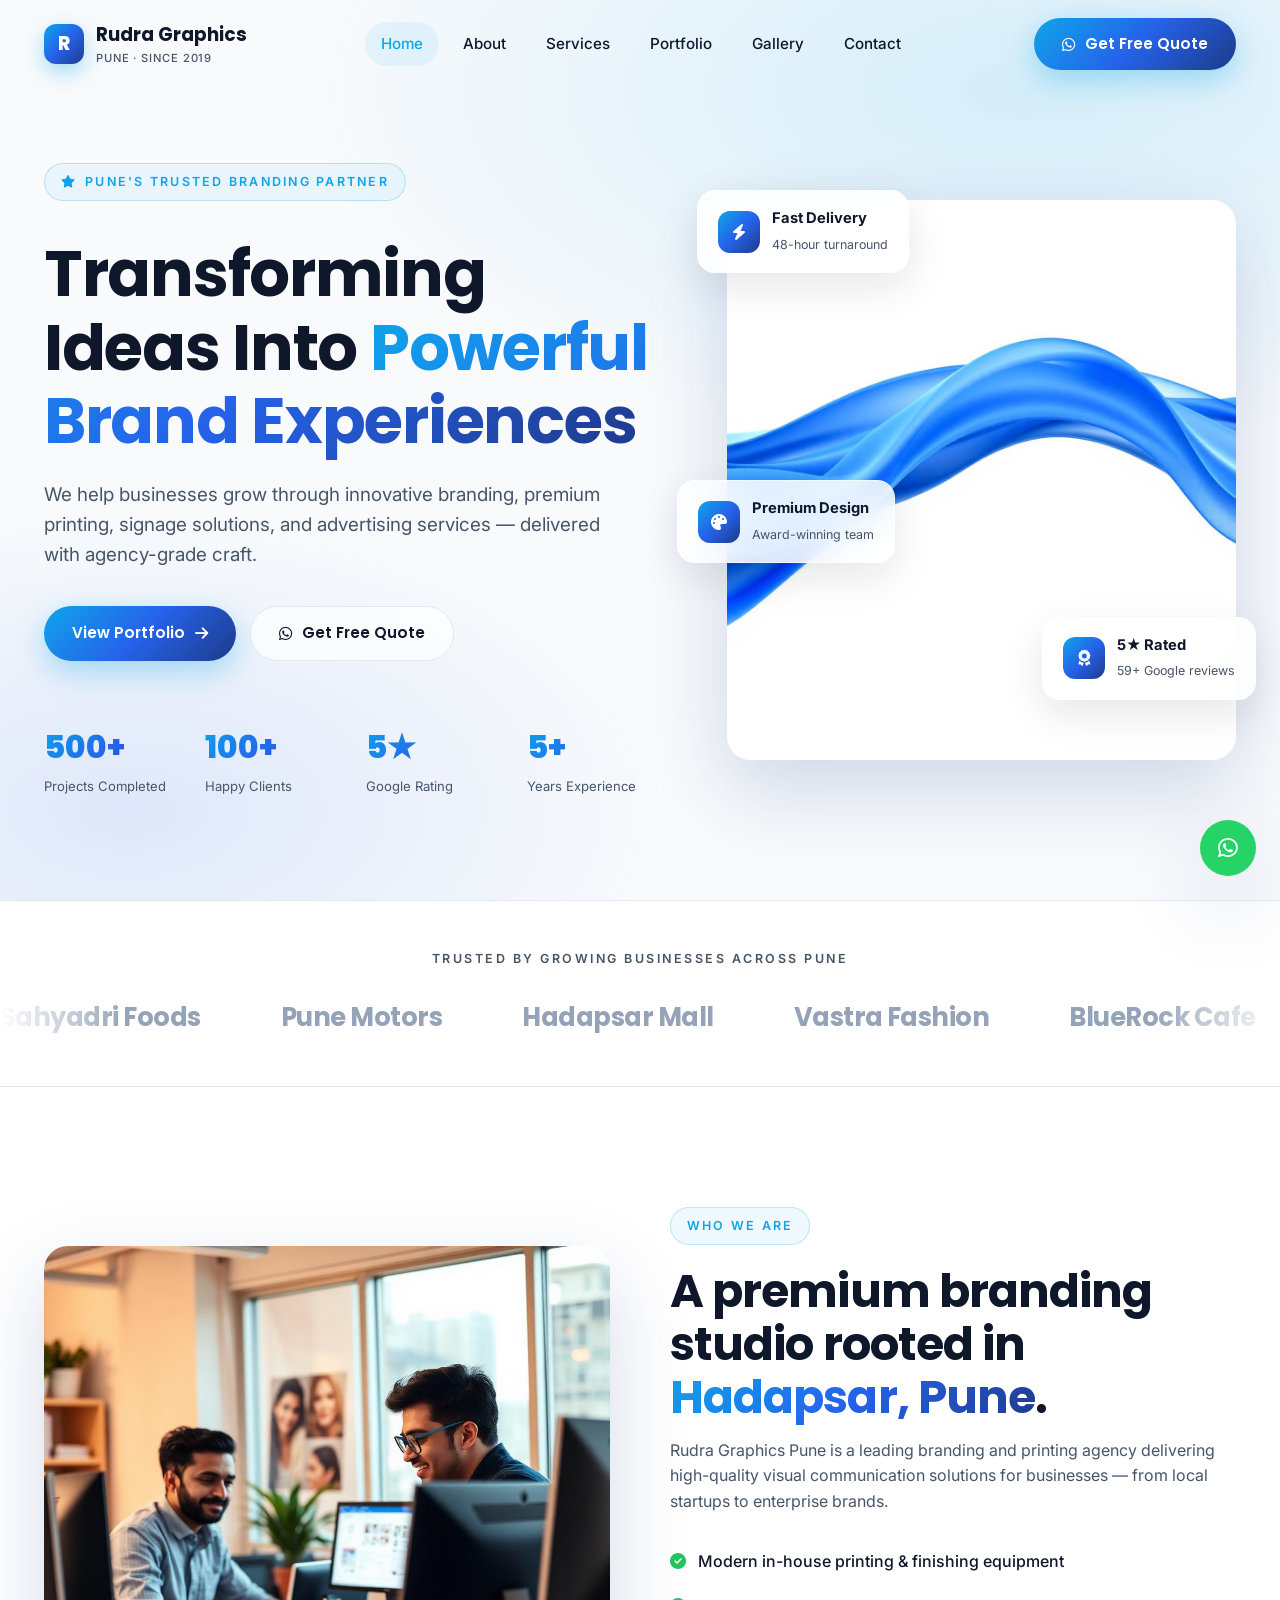
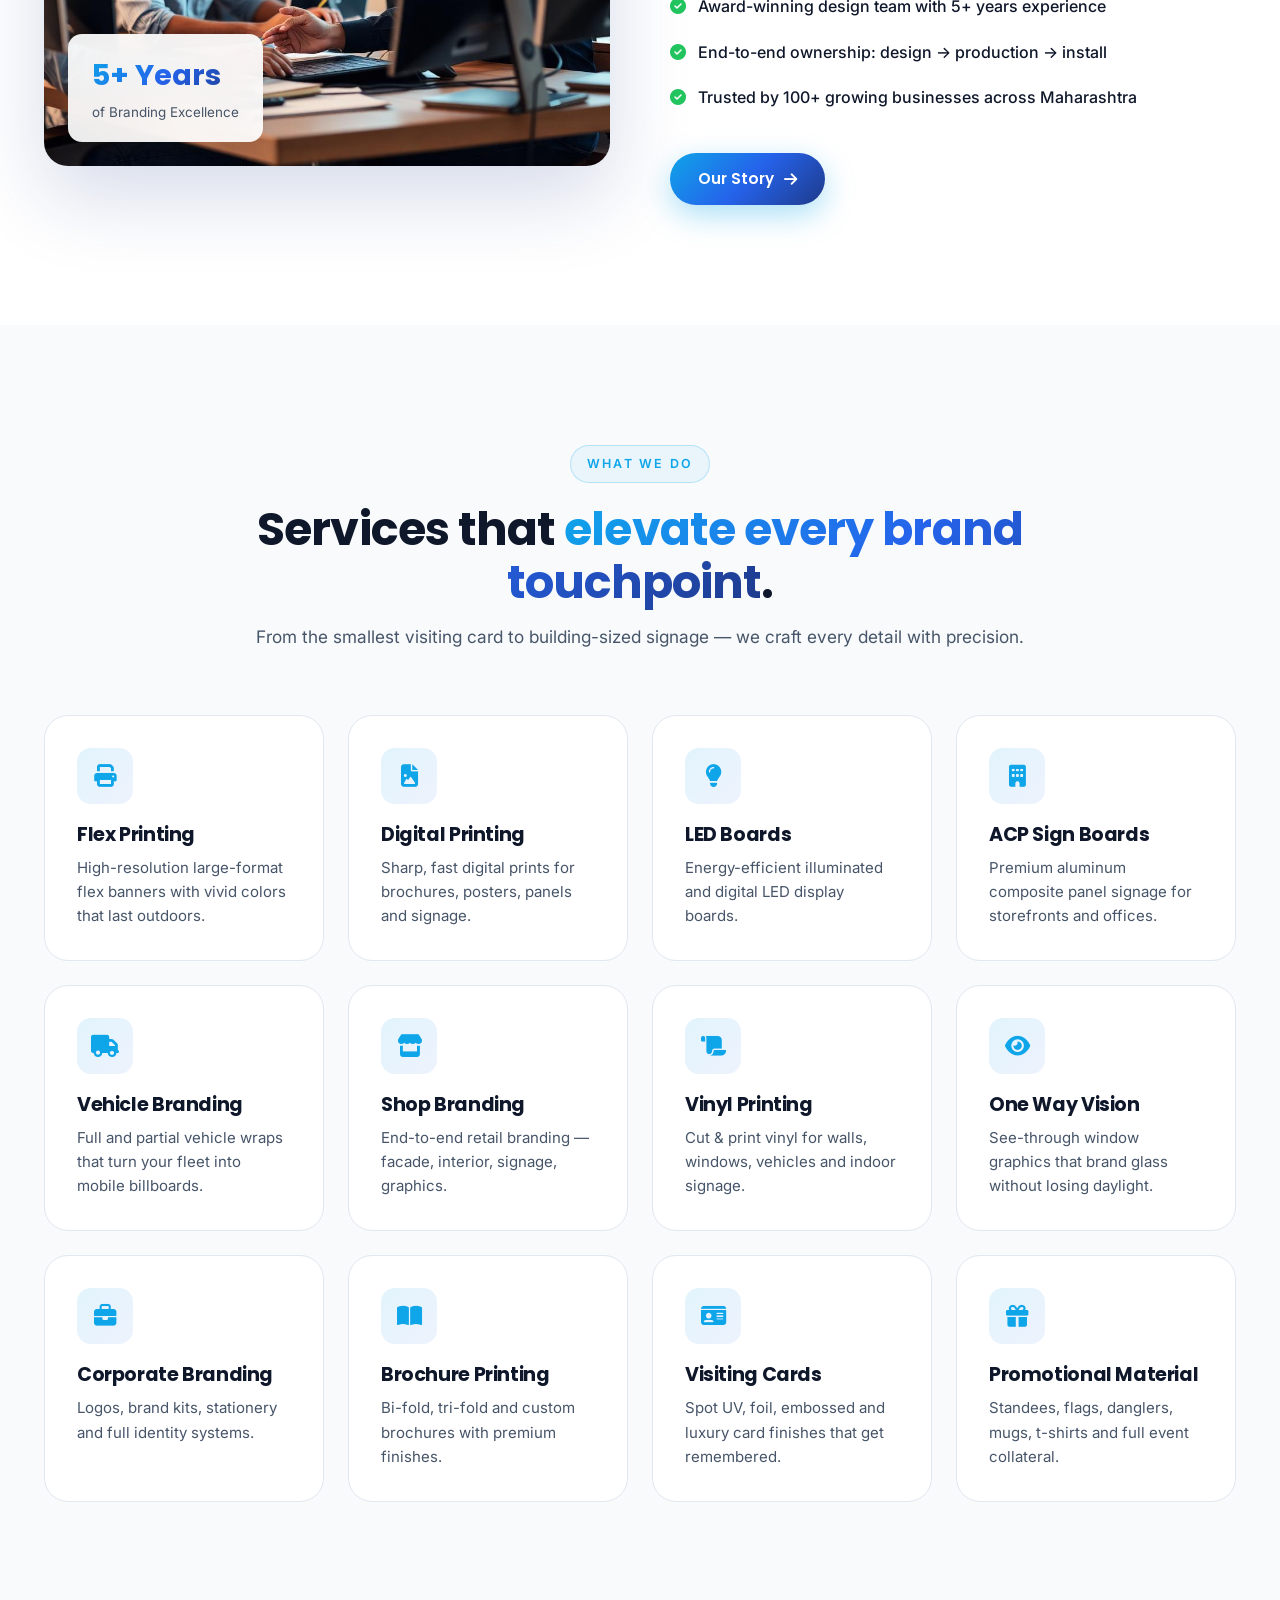
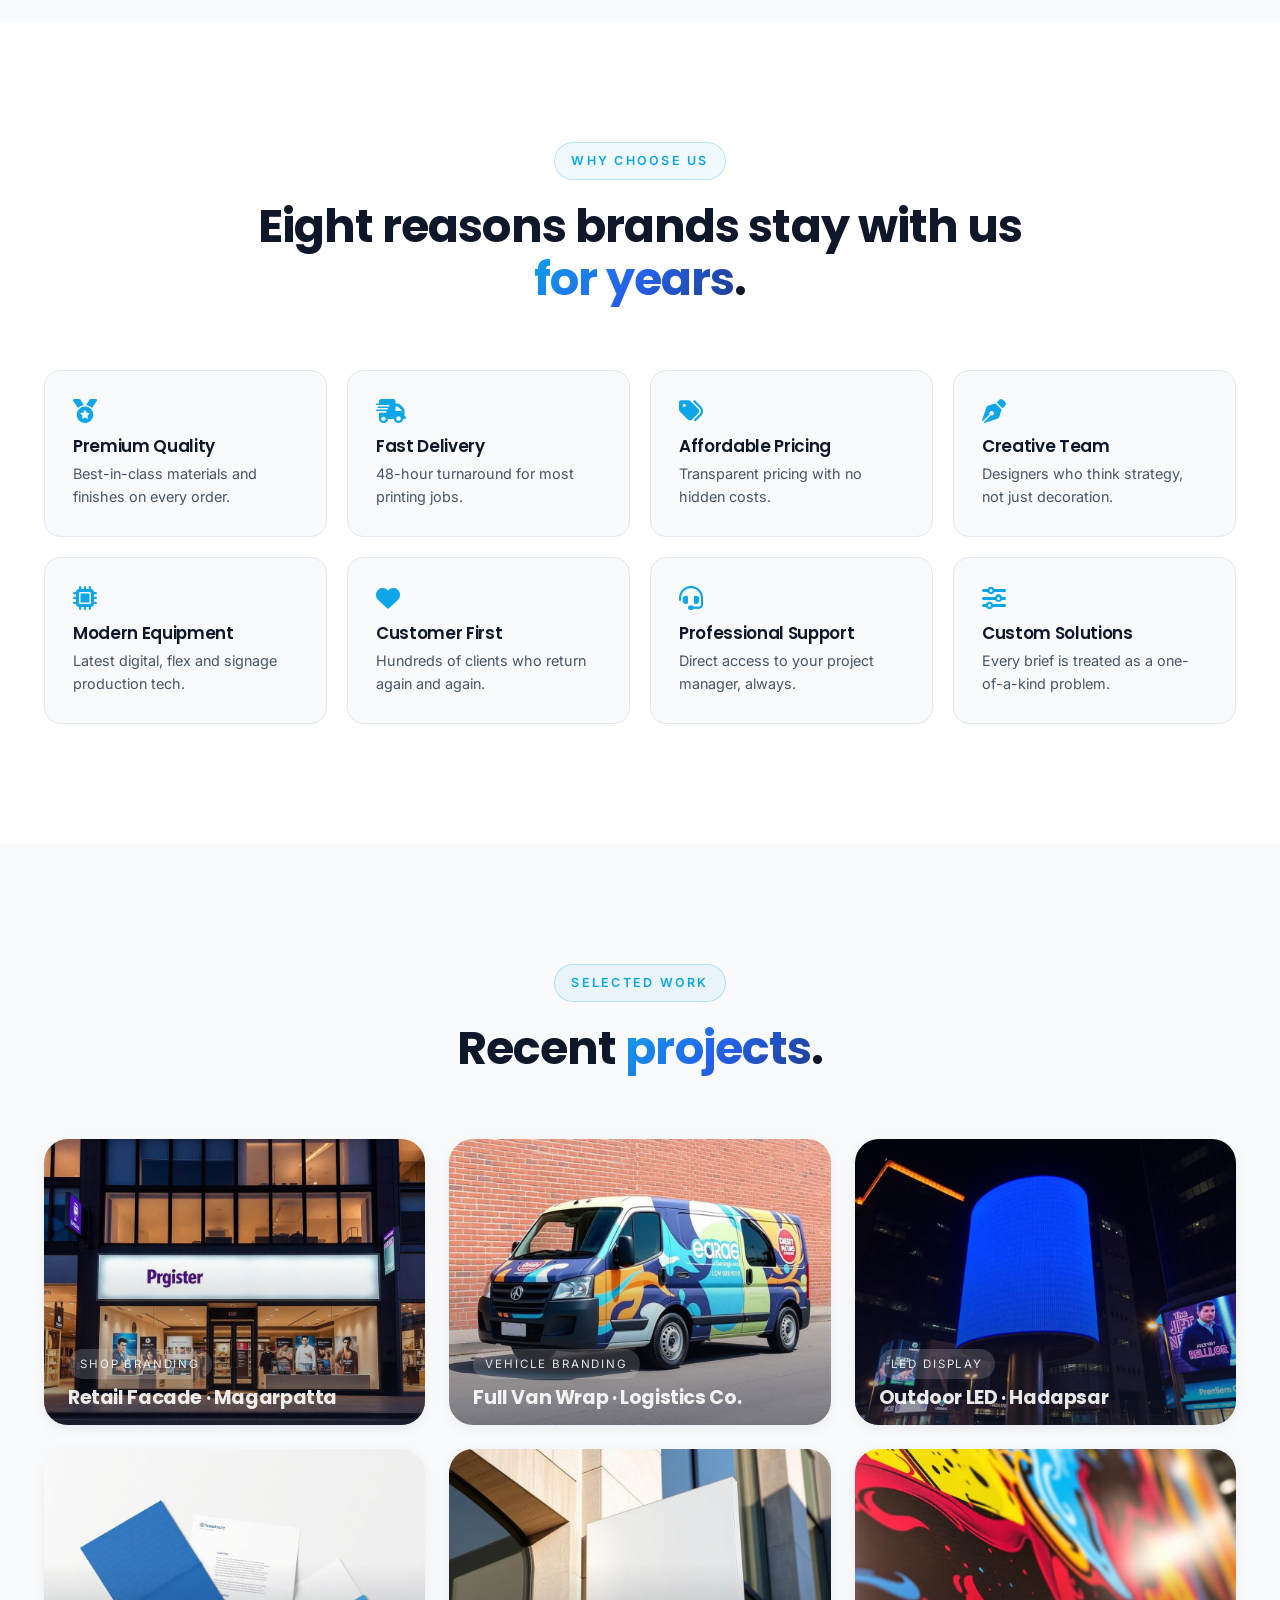
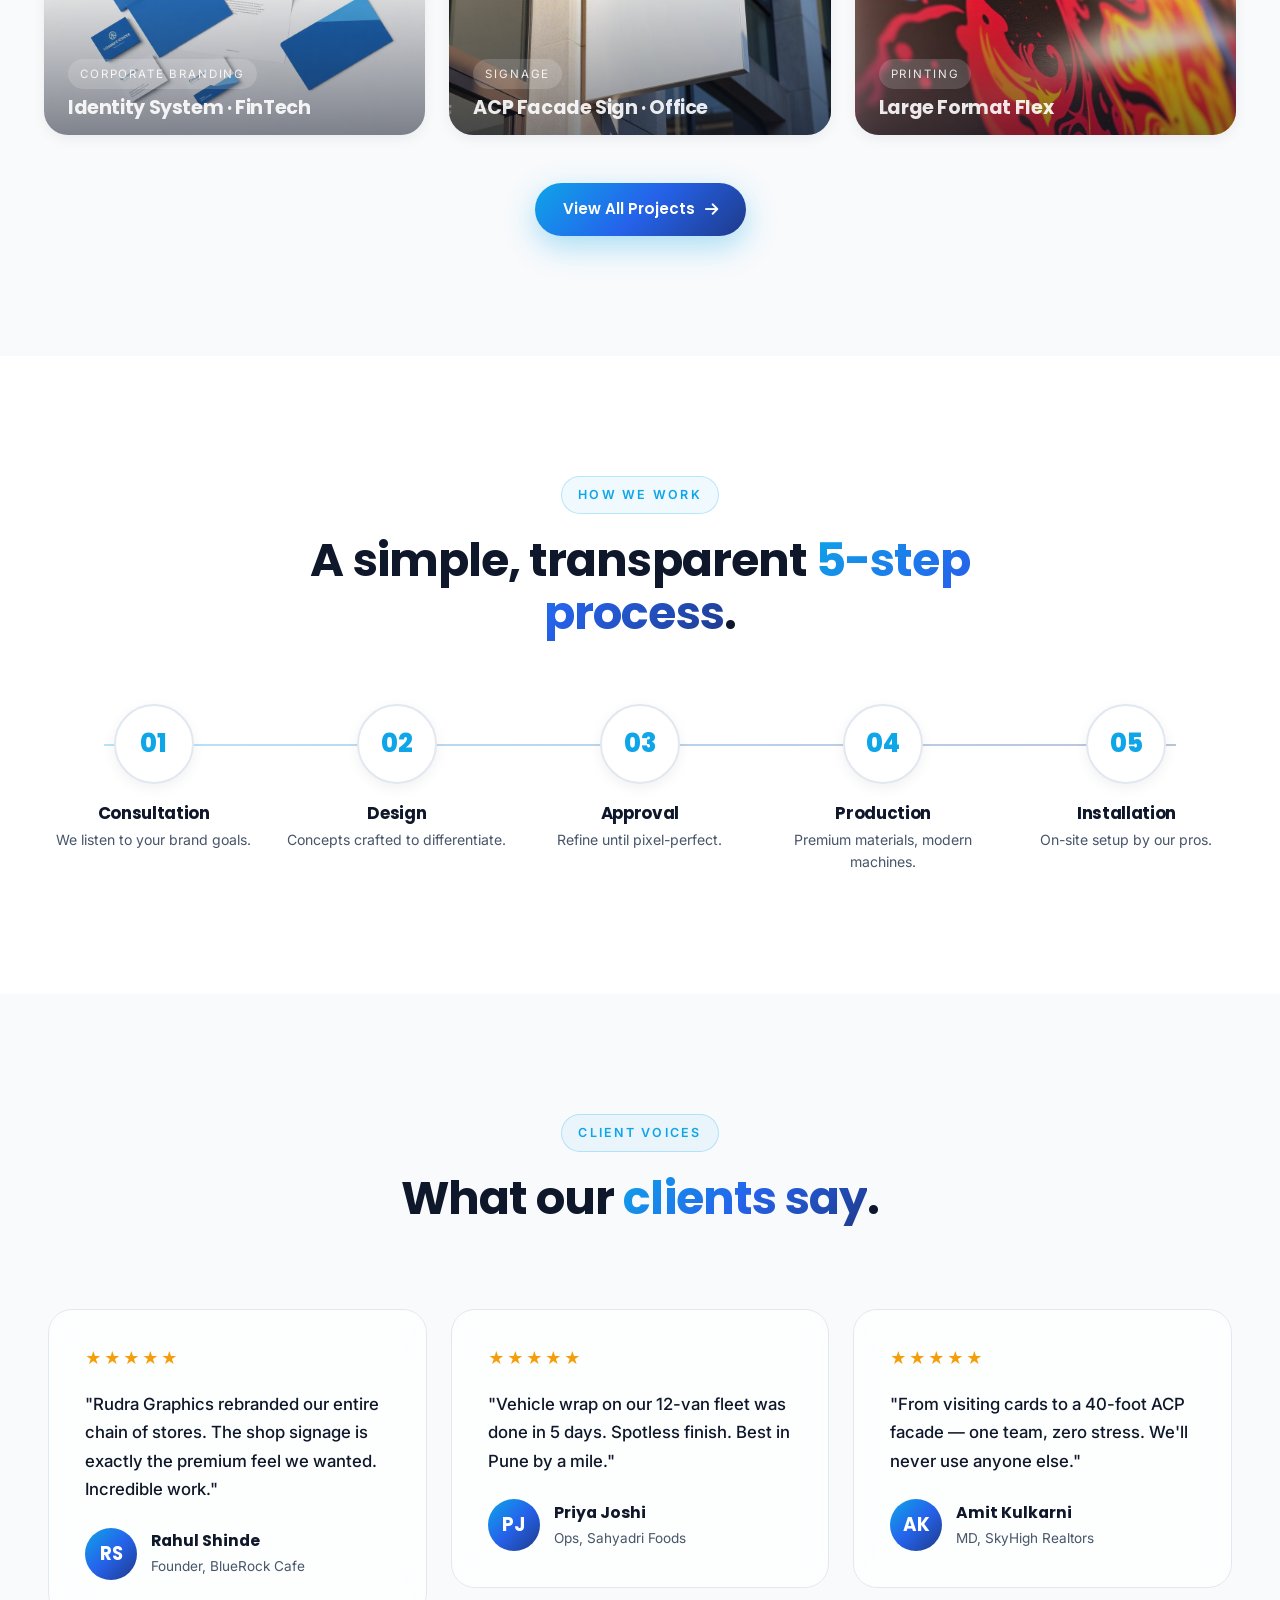
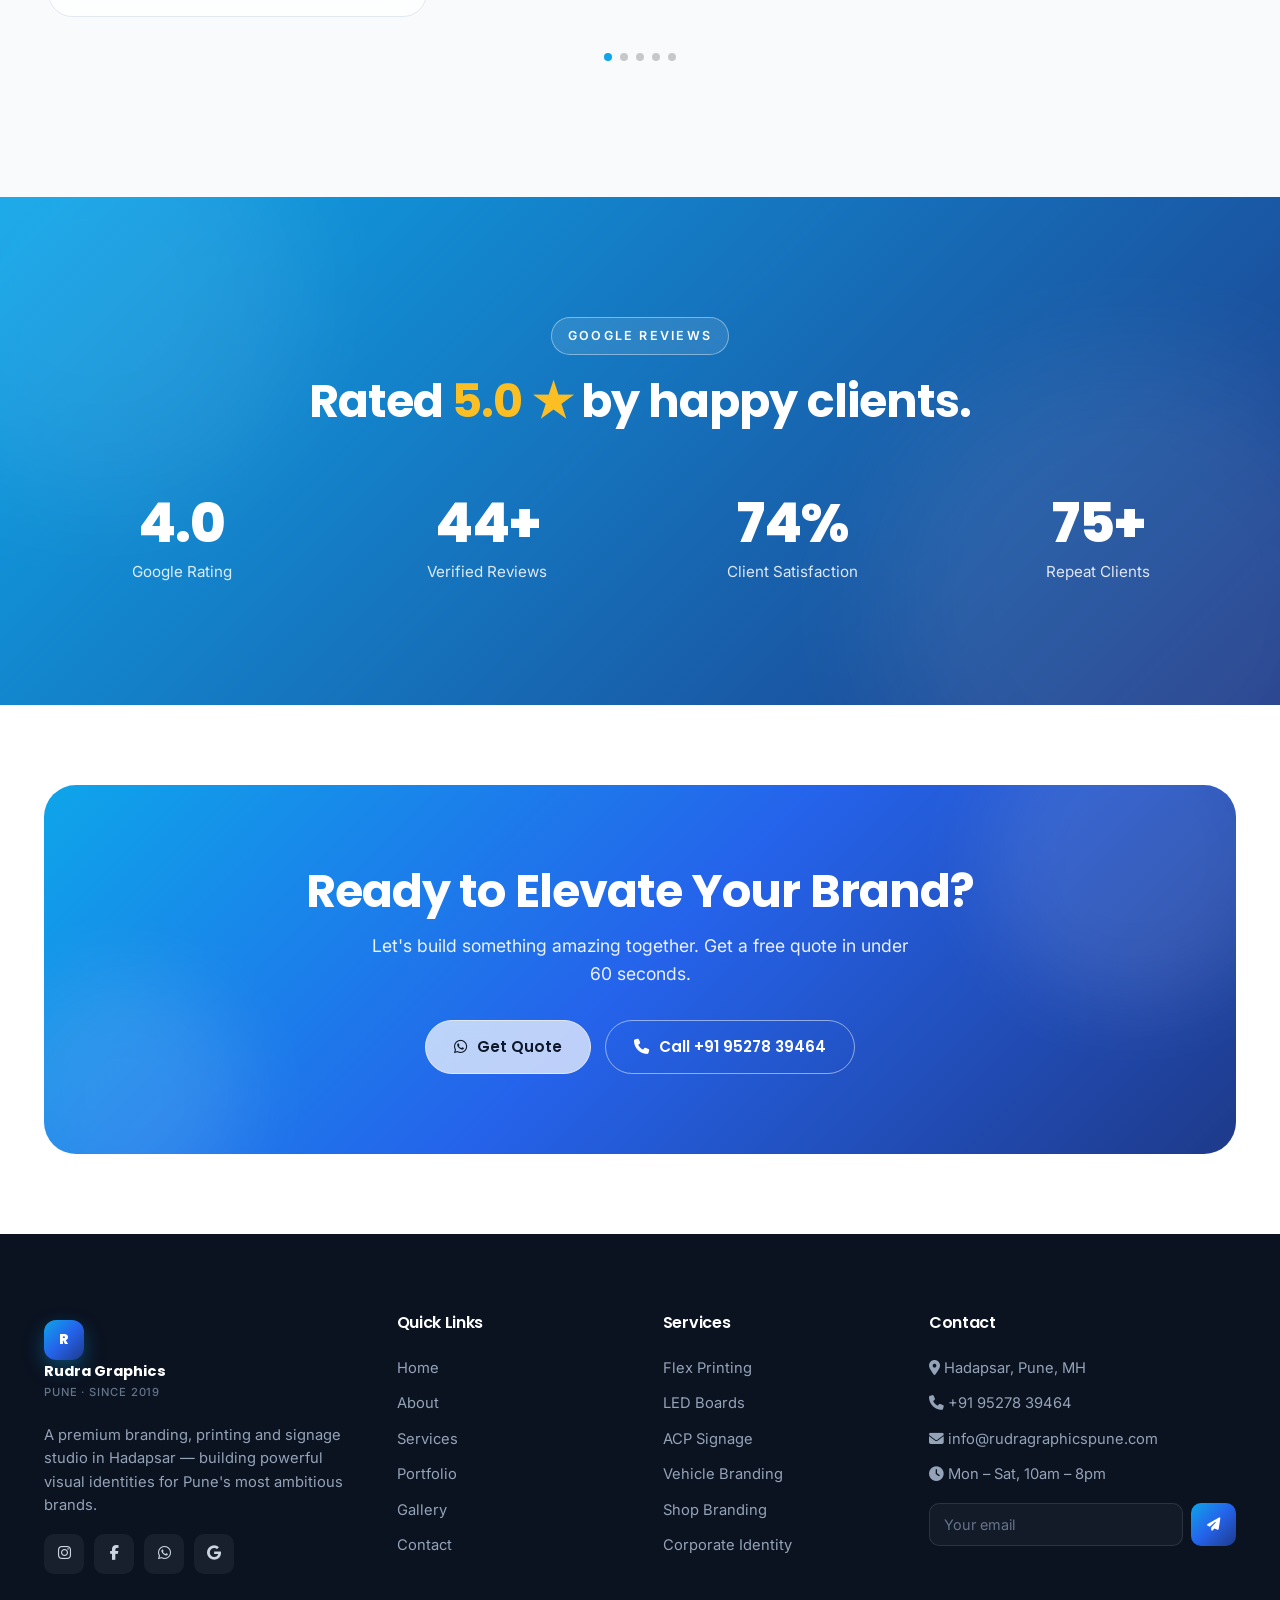
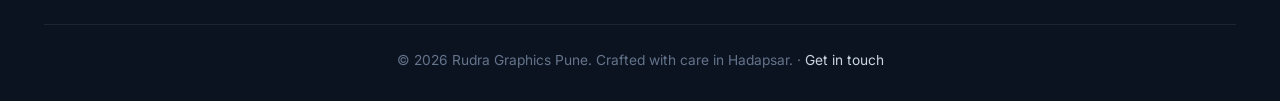
<file: public/site/index.html>
<!doctype html>
<html lang="en">
<head>
<meta charset="UTF-8" />
<meta name="viewport" content="width=device-width,initial-scale=1" />
<title>Rudra Graphics Pune | Branding, Printing & Signage Agency in Hadapsar</title>
<meta name="description" content="Rudra Graphics Pune — premium branding, flex & digital printing, LED boards, ACP signage, vehicle wraps and corporate identity in Hadapsar, Pune. 500+ projects, 5★ rating." />
<meta name="keywords" content="branding agency Pune, printing Hadapsar, LED boards Pune, ACP sign board, vehicle branding Pune, flex printing, Rudra Graphics" />
<meta name="author" content="Rudra Graphics Pune" />
<link rel="canonical" href="/site/index.html" />
<meta property="og:type" content="website" />
<meta property="og:title" content="Rudra Graphics Pune | Branding & Printing Agency" />
<meta property="og:description" content="Transforming Ideas Into Powerful Brand Experiences. Premium branding, printing & signage in Pune." />
<meta property="og:image" content="/site/images/hero.jpg" />
<meta name="twitter:card" content="summary_large_image" />
<script type="application/ld+json">
{
  "@context":"https://schema.org","@type":"LocalBusiness",
  "name":"Rudra Graphics Pune",
  "image":"/site/images/hero.jpg",
  "telephone":"+91 95278 39464",
  "email":"info@rudragraphicspune.com",
  "address":{"@type":"PostalAddress","addressLocality":"Hadapsar","addressRegion":"Maharashtra","addressCountry":"IN"},
  "areaServed":"Pune",
  "priceRange":"₹₹",
  "aggregateRating":{"@type":"AggregateRating","ratingValue":"5.0","reviewCount":"59"}
}
</script>
<link rel="preconnect" href="https://fonts.googleapis.com">
<link rel="preconnect" href="https://fonts.gstatic.com" crossorigin>
<link href="https://fonts.googleapis.com/css2?family=Poppins:wght@500;600;700;800&family=Inter:wght@400;500;600;700&display=swap" rel="stylesheet">
<link rel="stylesheet" href="https://cdnjs.cloudflare.com/ajax/libs/font-awesome/6.5.1/css/all.min.css">
<link rel="stylesheet" href="https://unpkg.com/aos@2.3.4/dist/aos.css">
<link rel="stylesheet" href="https://cdn.jsdelivr.net/npm/swiper@11/swiper-bundle.min.css">
<link rel="stylesheet" href="assets/css/style.css">
</head>
<body>
<div class="loader"><div class="loader-ring"></div></div>

<header class="nav"><div class="container nav-inner">
  <a href="index.html" class="brand"><span class="brand-mark">R</span><span>Rudra Graphics<small>Pune · Since 2019</small></span></a>
  <nav class="nav-links">
    <a href="index.html" class="active">Home</a>
    <a href="about.html">About</a>
    <a href="services.html">Services</a>
    <a href="portfolio.html">Portfolio</a>
    <a href="gallery.html">Gallery</a>
    <a href="contact.html">Contact</a>
  </nav>
  <div class="nav-cta">
    <a class="btn btn-primary" href="https://wa.me/919527839464?text=Hi%20Rudra%20Graphics,%20I%20would%20like%20a%20free%20quote." target="_blank" rel="noopener"><i class="fa-brands fa-whatsapp"></i> Get Free Quote</a>
    <button class="hamburger" aria-label="Menu"><i class="fa-solid fa-bars"></i></button>
  </div>
</div></header>

<!-- HERO -->
<section class="hero"><div class="container hero-grid">
  <div>
    <span class="eyebrow"><i class="fa-solid fa-star"></i> Pune's Trusted Branding Partner</span>
    <h1>Transforming Ideas Into <span class="gradient-text">Powerful Brand Experiences</span></h1>
    <p class="lead">We help businesses grow through innovative branding, premium printing, signage solutions, and advertising services — delivered with agency-grade craft.</p>
    <div class="hero-cta">
      <a class="btn btn-primary" href="portfolio.html">View Portfolio <i class="fa-solid fa-arrow-right"></i></a>
      <a class="btn btn-ghost" href="https://wa.me/919527839464" target="_blank" rel="noopener"><i class="fa-brands fa-whatsapp"></i> Get Free Quote</a>
    </div>
    <div class="stats">
      <div class="stat"><span class="stat-num" data-count="500" data-suffix="+">0</span><span class="stat-lbl">Projects Completed</span></div>
      <div class="stat"><span class="stat-num" data-count="100" data-suffix="+">0</span><span class="stat-lbl">Happy Clients</span></div>
      <div class="stat"><span class="stat-num" data-count="5" data-suffix="★">0</span><span class="stat-lbl">Google Rating</span></div>
      <div class="stat"><span class="stat-num" data-count="5" data-suffix="+">0</span><span class="stat-lbl">Years Experience</span></div>
    </div>
  </div>
  <div class="hero-visual">
    <img src="images/hero.jpg" alt="Premium branding agency visual" width="1600" height="1200">
    <div class="float-card fc-1"><i class="fa-solid fa-bolt"></i><div><strong>Fast Delivery</strong><span>48-hour turnaround</span></div></div>
    <div class="float-card fc-2"><i class="fa-solid fa-award"></i><div><strong>5★ Rated</strong><span>59+ Google reviews</span></div></div>
    <div class="float-card fc-3"><i class="fa-solid fa-palette"></i><div><strong>Premium Design</strong><span>Award-winning team</span></div></div>
  </div>
</div></section>

<!-- MARQUEE -->
<section class="marquee">
  <p class="marquee-label">Trusted by Growing Businesses Across Pune</p>
  <div class="marquee-wrap"><div class="marquee-track">
    <span>Sahyadri Foods</span><span>Pune Motors</span><span>Hadapsar Mall</span><span>Vastra Fashion</span><span>BlueRock Cafe</span><span>SkyHigh Realtors</span><span>Urban Salon</span><span>Krishna Builders</span>
    <span>Sahyadri Foods</span><span>Pune Motors</span><span>Hadapsar Mall</span><span>Vastra Fashion</span><span>BlueRock Cafe</span><span>SkyHigh Realtors</span><span>Urban Salon</span><span>Krishna Builders</span>
  </div></div>
</section>

<!-- ABOUT PREVIEW -->
<section class="section"><div class="container about-grid">
  <div class="about-img" data-aos="fade-right">
    <img src="images/about.jpg" alt="Rudra Graphics design studio" loading="lazy" width="1200" height="900">
    <div class="about-badge"><strong>5+ Years</strong><span>of Branding Excellence</span></div>
  </div>
  <div data-aos="fade-left">
    <span class="eyebrow">Who We Are</span>
    <h2>A premium branding studio rooted in <span class="gradient-text">Hadapsar, Pune</span>.</h2>
    <p style="margin-top:14px">Rudra Graphics Pune is a leading branding and printing agency delivering high-quality visual communication solutions for businesses — from local startups to enterprise brands.</p>
    <ul class="about-list">
      <li><i class="fa-solid fa-circle-check"></i> Modern in-house printing & finishing equipment</li>
      <li><i class="fa-solid fa-circle-check"></i> Award-winning design team with 5+ years experience</li>
      <li><i class="fa-solid fa-circle-check"></i> End-to-end ownership: design → production → install</li>
      <li><i class="fa-solid fa-circle-check"></i> Trusted by 100+ growing businesses across Maharashtra</li>
    </ul>
    <a class="btn btn-primary" href="about.html">Our Story <i class="fa-solid fa-arrow-right"></i></a>
  </div>
</div></section>

<!-- SERVICES -->
<section class="section" style="background:var(--bg-soft)"><div class="container">
  <div class="section-head" data-aos="fade-up">
    <span class="eyebrow">What We Do</span>
    <h2>Services that <span class="gradient-text">elevate every brand touchpoint</span>.</h2>
    <p>From the smallest visiting card to building-sized signage — we craft every detail with precision.</p>
  </div>
  <div class="svc-grid">
    <div class="svc-card" data-aos="fade-up"><div class="svc-icon"><i class="fa-solid fa-print"></i></div><h3>Flex Printing</h3><p>High-resolution large-format flex banners with vivid colors that last outdoors.</p></div>
    <div class="svc-card" data-aos="fade-up" data-aos-delay="50"><div class="svc-icon"><i class="fa-solid fa-file-image"></i></div><h3>Digital Printing</h3><p>Sharp, fast digital prints for brochures, posters, panels and signage.</p></div>
    <div class="svc-card" data-aos="fade-up" data-aos-delay="100"><div class="svc-icon"><i class="fa-solid fa-lightbulb"></i></div><h3>LED Boards</h3><p>Energy-efficient illuminated and digital LED display boards.</p></div>
    <div class="svc-card" data-aos="fade-up" data-aos-delay="150"><div class="svc-icon"><i class="fa-solid fa-building"></i></div><h3>ACP Sign Boards</h3><p>Premium aluminum composite panel signage for storefronts and offices.</p></div>
    <div class="svc-card" data-aos="fade-up"><div class="svc-icon"><i class="fa-solid fa-truck"></i></div><h3>Vehicle Branding</h3><p>Full and partial vehicle wraps that turn your fleet into mobile billboards.</p></div>
    <div class="svc-card" data-aos="fade-up" data-aos-delay="50"><div class="svc-icon"><i class="fa-solid fa-store"></i></div><h3>Shop Branding</h3><p>End-to-end retail branding — facade, interior, signage, graphics.</p></div>
    <div class="svc-card" data-aos="fade-up" data-aos-delay="100"><div class="svc-icon"><i class="fa-solid fa-scroll"></i></div><h3>Vinyl Printing</h3><p>Cut & print vinyl for walls, windows, vehicles and indoor signage.</p></div>
    <div class="svc-card" data-aos="fade-up" data-aos-delay="150"><div class="svc-icon"><i class="fa-solid fa-eye"></i></div><h3>One Way Vision</h3><p>See-through window graphics that brand glass without losing daylight.</p></div>
    <div class="svc-card" data-aos="fade-up"><div class="svc-icon"><i class="fa-solid fa-briefcase"></i></div><h3>Corporate Branding</h3><p>Logos, brand kits, stationery and full identity systems.</p></div>
    <div class="svc-card" data-aos="fade-up" data-aos-delay="50"><div class="svc-icon"><i class="fa-solid fa-book-open"></i></div><h3>Brochure Printing</h3><p>Bi-fold, tri-fold and custom brochures with premium finishes.</p></div>
    <div class="svc-card" data-aos="fade-up" data-aos-delay="100"><div class="svc-icon"><i class="fa-solid fa-id-card"></i></div><h3>Visiting Cards</h3><p>Spot UV, foil, embossed and luxury card finishes that get remembered.</p></div>
    <div class="svc-card" data-aos="fade-up" data-aos-delay="150"><div class="svc-icon"><i class="fa-solid fa-gift"></i></div><h3>Promotional Material</h3><p>Standees, flags, danglers, mugs, t-shirts and full event collateral.</p></div>
  </div>
</div></section>

<!-- WHY -->
<section class="section"><div class="container">
  <div class="section-head" data-aos="fade-up">
    <span class="eyebrow">Why Choose Us</span>
    <h2>Eight reasons brands stay with us <span class="gradient-text">for years</span>.</h2>
  </div>
  <div class="why-grid">
    <div class="why-card" data-aos="zoom-in"><i class="fa-solid fa-medal"></i><h4>Premium Quality</h4><p>Best-in-class materials and finishes on every order.</p></div>
    <div class="why-card" data-aos="zoom-in" data-aos-delay="50"><i class="fa-solid fa-truck-fast"></i><h4>Fast Delivery</h4><p>48-hour turnaround for most printing jobs.</p></div>
    <div class="why-card" data-aos="zoom-in" data-aos-delay="100"><i class="fa-solid fa-tags"></i><h4>Affordable Pricing</h4><p>Transparent pricing with no hidden costs.</p></div>
    <div class="why-card" data-aos="zoom-in" data-aos-delay="150"><i class="fa-solid fa-pen-nib"></i><h4>Creative Team</h4><p>Designers who think strategy, not just decoration.</p></div>
    <div class="why-card" data-aos="zoom-in"><i class="fa-solid fa-microchip"></i><h4>Modern Equipment</h4><p>Latest digital, flex and signage production tech.</p></div>
    <div class="why-card" data-aos="zoom-in" data-aos-delay="50"><i class="fa-solid fa-heart"></i><h4>Customer First</h4><p>Hundreds of clients who return again and again.</p></div>
    <div class="why-card" data-aos="zoom-in" data-aos-delay="100"><i class="fa-solid fa-headset"></i><h4>Professional Support</h4><p>Direct access to your project manager, always.</p></div>
    <div class="why-card" data-aos="zoom-in" data-aos-delay="150"><i class="fa-solid fa-sliders"></i><h4>Custom Solutions</h4><p>Every brief is treated as a one-of-a-kind problem.</p></div>
  </div>
</div></section>

<!-- PORTFOLIO PREVIEW -->
<section class="section" style="background:var(--bg-soft)"><div class="container">
  <div class="section-head" data-aos="fade-up">
    <span class="eyebrow">Selected Work</span>
    <h2>Recent <span class="gradient-text">projects</span>.</h2>
  </div>
  <div class="pf-grid">
    <a class="pf-item" data-aos="fade-up" data-cat="shop" href="portfolio.html"><img src="images/portfolio-1.jpg" alt="Shop branding" loading="lazy" width="1024" height="768"><div class="pf-meta"><span class="cat">Shop Branding</span><h4>Retail Facade · Magarpatta</h4></div></a>
    <a class="pf-item" data-aos="fade-up" data-aos-delay="80" data-cat="vehicle" href="portfolio.html"><img src="images/portfolio-2.jpg" alt="Vehicle branding" loading="lazy" width="1024" height="768"><div class="pf-meta"><span class="cat">Vehicle Branding</span><h4>Full Van Wrap · Logistics Co.</h4></div></a>
    <a class="pf-item" data-aos="fade-up" data-aos-delay="160" data-cat="led" href="portfolio.html"><img src="images/portfolio-3.jpg" alt="LED board" loading="lazy" width="1024" height="768"><div class="pf-meta"><span class="cat">LED Display</span><h4>Outdoor LED · Hadapsar</h4></div></a>
    <a class="pf-item" data-aos="fade-up" data-cat="corp" href="portfolio.html"><img src="images/portfolio-4.jpg" alt="Corporate stationery" loading="lazy" width="1024" height="768"><div class="pf-meta"><span class="cat">Corporate Branding</span><h4>Identity System · FinTech</h4></div></a>
    <a class="pf-item" data-aos="fade-up" data-aos-delay="80" data-cat="signage" href="portfolio.html"><img src="images/portfolio-5.jpg" alt="ACP signage" loading="lazy" width="1024" height="768"><div class="pf-meta"><span class="cat">Signage</span><h4>ACP Facade Sign · Office</h4></div></a>
    <a class="pf-item" data-aos="fade-up" data-aos-delay="160" data-cat="print" href="portfolio.html"><img src="images/portfolio-6.jpg" alt="Flex printing" loading="lazy" width="1024" height="768"><div class="pf-meta"><span class="cat">Printing</span><h4>Large Format Flex</h4></div></a>
  </div>
  <div style="text-align:center;margin-top:48px"><a href="portfolio.html" class="btn btn-primary">View All Projects <i class="fa-solid fa-arrow-right"></i></a></div>
</div></section>

<!-- PROCESS -->
<section class="section"><div class="container">
  <div class="section-head" data-aos="fade-up">
    <span class="eyebrow">How We Work</span>
    <h2>A simple, transparent <span class="gradient-text">5-step process</span>.</h2>
  </div>
  <div class="process">
    <div class="step" data-aos="fade-up"><div class="step-num">01</div><h4>Consultation</h4><p>We listen to your brand goals.</p></div>
    <div class="step" data-aos="fade-up" data-aos-delay="100"><div class="step-num">02</div><h4>Design</h4><p>Concepts crafted to differentiate.</p></div>
    <div class="step" data-aos="fade-up" data-aos-delay="200"><div class="step-num">03</div><h4>Approval</h4><p>Refine until pixel-perfect.</p></div>
    <div class="step" data-aos="fade-up" data-aos-delay="300"><div class="step-num">04</div><h4>Production</h4><p>Premium materials, modern machines.</p></div>
    <div class="step" data-aos="fade-up" data-aos-delay="400"><div class="step-num">05</div><h4>Installation</h4><p>On-site setup by our pros.</p></div>
  </div>
</div></section>

<!-- TESTIMONIALS -->
<section class="section" style="background:var(--bg-soft)"><div class="container">
  <div class="section-head" data-aos="fade-up">
    <span class="eyebrow">Client Voices</span>
    <h2>What our <span class="gradient-text">clients say</span>.</h2>
  </div>
  <div class="swiper testi-swiper"><div class="swiper-wrapper">
    <div class="swiper-slide"><div class="testi-card"><div class="testi-stars">★★★★★</div><p class="testi-text">"Rudra Graphics rebranded our entire chain of stores. The shop signage is exactly the premium feel we wanted. Incredible work."</p><div class="testi-author"><div class="testi-avatar">RS</div><div><strong>Rahul Shinde</strong><span>Founder, BlueRock Cafe</span></div></div></div></div>
    <div class="swiper-slide"><div class="testi-card"><div class="testi-stars">★★★★★</div><p class="testi-text">"Vehicle wrap on our 12-van fleet was done in 5 days. Spotless finish. Best in Pune by a mile."</p><div class="testi-author"><div class="testi-avatar">PJ</div><div><strong>Priya Joshi</strong><span>Ops, Sahyadri Foods</span></div></div></div></div>
    <div class="swiper-slide"><div class="testi-card"><div class="testi-stars">★★★★★</div><p class="testi-text">"From visiting cards to a 40-foot ACP facade — one team, zero stress. We'll never use anyone else."</p><div class="testi-author"><div class="testi-avatar">AK</div><div><strong>Amit Kulkarni</strong><span>MD, SkyHigh Realtors</span></div></div></div></div>
    <div class="swiper-slide"><div class="testi-card"><div class="testi-stars">★★★★★</div><p class="testi-text">"Design-led, deadline-driven, and surprisingly affordable. Rudra is genuinely premium quality."</p><div class="testi-author"><div class="testi-avatar">NM</div><div><strong>Neha Mehta</strong><span>Marketing, Vastra Fashion</span></div></div></div></div>
    <div class="swiper-slide"><div class="testi-card"><div class="testi-stars">★★★★★</div><p class="testi-text">"Our LED board installation looks like something out of Mumbai. The lighting team was top class."</p><div class="testi-author"><div class="testi-avatar">SD</div><div><strong>Sandeep Deshmukh</strong><span>Owner, Hadapsar Mall</span></div></div></div></div>
  </div><div class="swiper-pagination"></div></div>
</div></section>

<!-- REVIEWS -->
<section class="section reviews"><div class="container">
  <div class="section-head" data-aos="fade-up" style="color:#fff">
    <span class="eyebrow" style="color:#fff;border-color:rgba(255,255,255,.4);background:rgba(255,255,255,.1)">Google Reviews</span>
    <h2 style="color:#fff">Rated <span style="color:#FBBF24">5.0 ★</span> by happy clients.</h2>
  </div>
  <div class="review-grid">
    <div data-aos="zoom-in"><h3 data-count="5" data-suffix=".0">0</h3><p>Google Rating</p></div>
    <div data-aos="zoom-in" data-aos-delay="100"><h3 data-count="59" data-suffix="+">0</h3><p>Verified Reviews</p></div>
    <div data-aos="zoom-in" data-aos-delay="200"><h3 data-count="98" data-suffix="%">0</h3><p>Client Satisfaction</p></div>
    <div data-aos="zoom-in" data-aos-delay="300"><h3 data-count="100" data-suffix="+">0</h3><p>Repeat Clients</p></div>
  </div>
</div></section>

<!-- CTA -->
<section class="cta-section" data-aos="zoom-in">
  <h2>Ready to Elevate Your Brand?</h2>
  <p>Let's build something amazing together. Get a free quote in under 60 seconds.</p>
  <div class="cta-buttons">
    <a class="btn btn-ghost" href="https://wa.me/919527839464?text=Hi%20Rudra%20Graphics,%20I%20want%20a%20free%20quote." target="_blank" rel="noopener"><i class="fa-brands fa-whatsapp"></i> Get Quote</a>
    <a class="btn btn-outline" href="tel:+919527839464"><i class="fa-solid fa-phone"></i> Call +91 95278 39464</a>
  </div>
</section>

<!-- FOOTER (shared) -->
<footer><div class="container">
  <div class="foot-grid">
    <div class="foot-brand">
      <a class="brand" href="index.html"><span class="brand-mark">R</span><span>Rudra Graphics<small>Pune · Since 2019</small></span></a>
      <p style="margin-top:16px">A premium branding, printing and signage studio in Hadapsar — building powerful visual identities for Pune's most ambitious brands.</p>
      <div class="social">
        <a href="#"><i class="fa-brands fa-instagram"></i></a>
        <a href="#"><i class="fa-brands fa-facebook-f"></i></a>
        <a href="https://wa.me/919527839464"><i class="fa-brands fa-whatsapp"></i></a>
        <a href="#"><i class="fa-brands fa-google"></i></a>
      </div>
    </div>
    <div><h5>Quick Links</h5>
      <a href="index.html">Home</a><a href="about.html">About</a><a href="services.html">Services</a><a href="portfolio.html">Portfolio</a><a href="gallery.html">Gallery</a><a href="contact.html">Contact</a>
    </div>
    <div><h5>Services</h5>
      <a href="services.html">Flex Printing</a><a href="services.html">LED Boards</a><a href="services.html">ACP Signage</a><a href="services.html">Vehicle Branding</a><a href="services.html">Shop Branding</a><a href="services.html">Corporate Identity</a>
    </div>
    <div><h5>Contact</h5>
      <a href="#"><i class="fa-solid fa-location-dot"></i> Hadapsar, Pune, MH</a>
      <a href="tel:+919527839464"><i class="fa-solid fa-phone"></i> +91 95278 39464</a>
      <a href="mailto:info@rudragraphicspune.com"><i class="fa-solid fa-envelope"></i> info@rudragraphicspune.com</a>
      <a href="#"><i class="fa-solid fa-clock"></i> Mon – Sat, 10am – 8pm</a>
      <form id="newsletter" class="newsletter" onsubmit="return false"><input type="email" placeholder="Your email" required><button><i class="fa-solid fa-paper-plane"></i></button></form>
    </div>
  </div>
  <div class="copyright">© <span id="yr"></span> Rudra Graphics Pune. Crafted with care in Hadapsar. · <a href="contact.html">Get in touch</a></div>
</div></footer>

<a class="fab fab-wa" href="https://wa.me/919527839464?text=Hi%20Rudra%20Graphics" target="_blank" rel="noopener" aria-label="WhatsApp"><i class="fa-brands fa-whatsapp"></i></a>
<button class="fab fab-top" aria-label="Back to top"><i class="fa-solid fa-arrow-up"></i></button>

<script src="https://unpkg.com/aos@2.3.4/dist/aos.js"></script>
<script src="https://cdn.jsdelivr.net/npm/swiper@11/swiper-bundle.min.js"></script>
<script src="https://cdnjs.cloudflare.com/ajax/libs/gsap/3.12.5/gsap.min.js"></script>
<script>document.getElementById('yr').textContent=new Date().getFullYear()</script>
<script src="assets/js/main.js"></script>
</body>
</html>
</file>
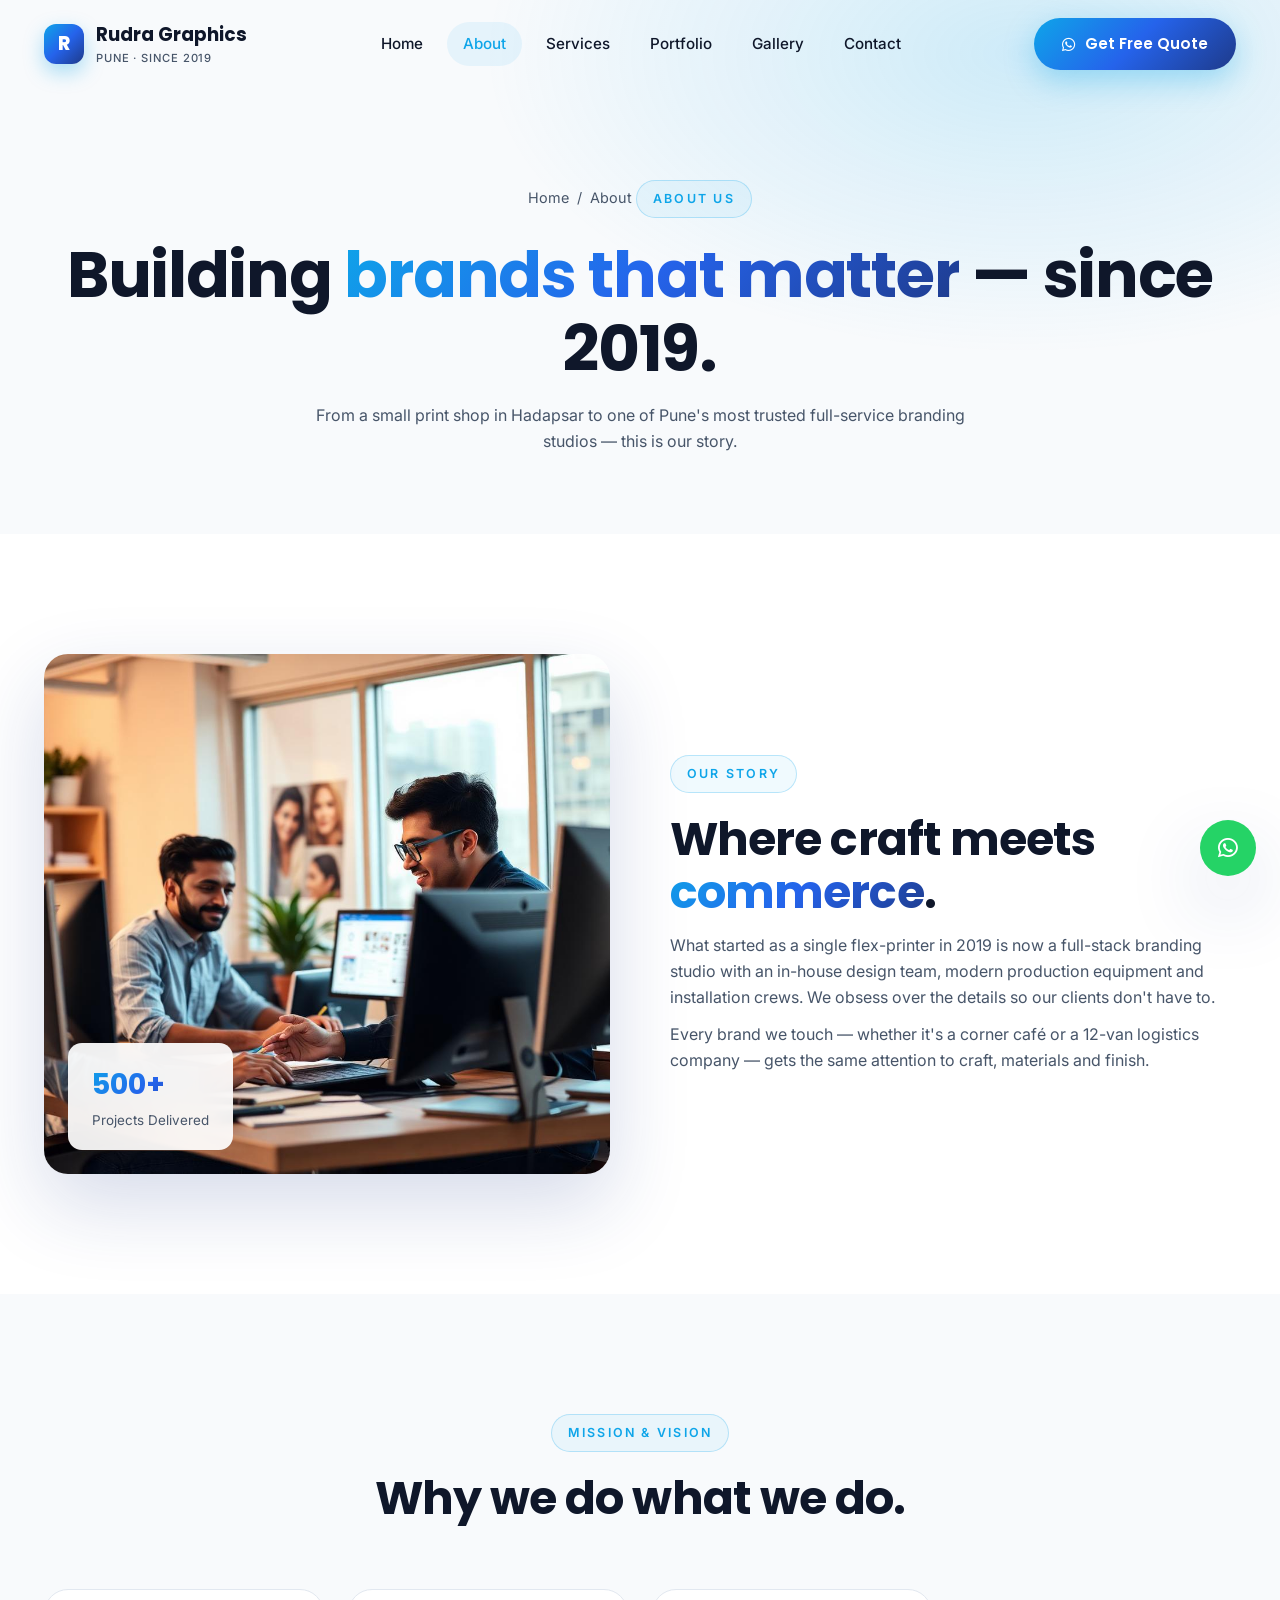
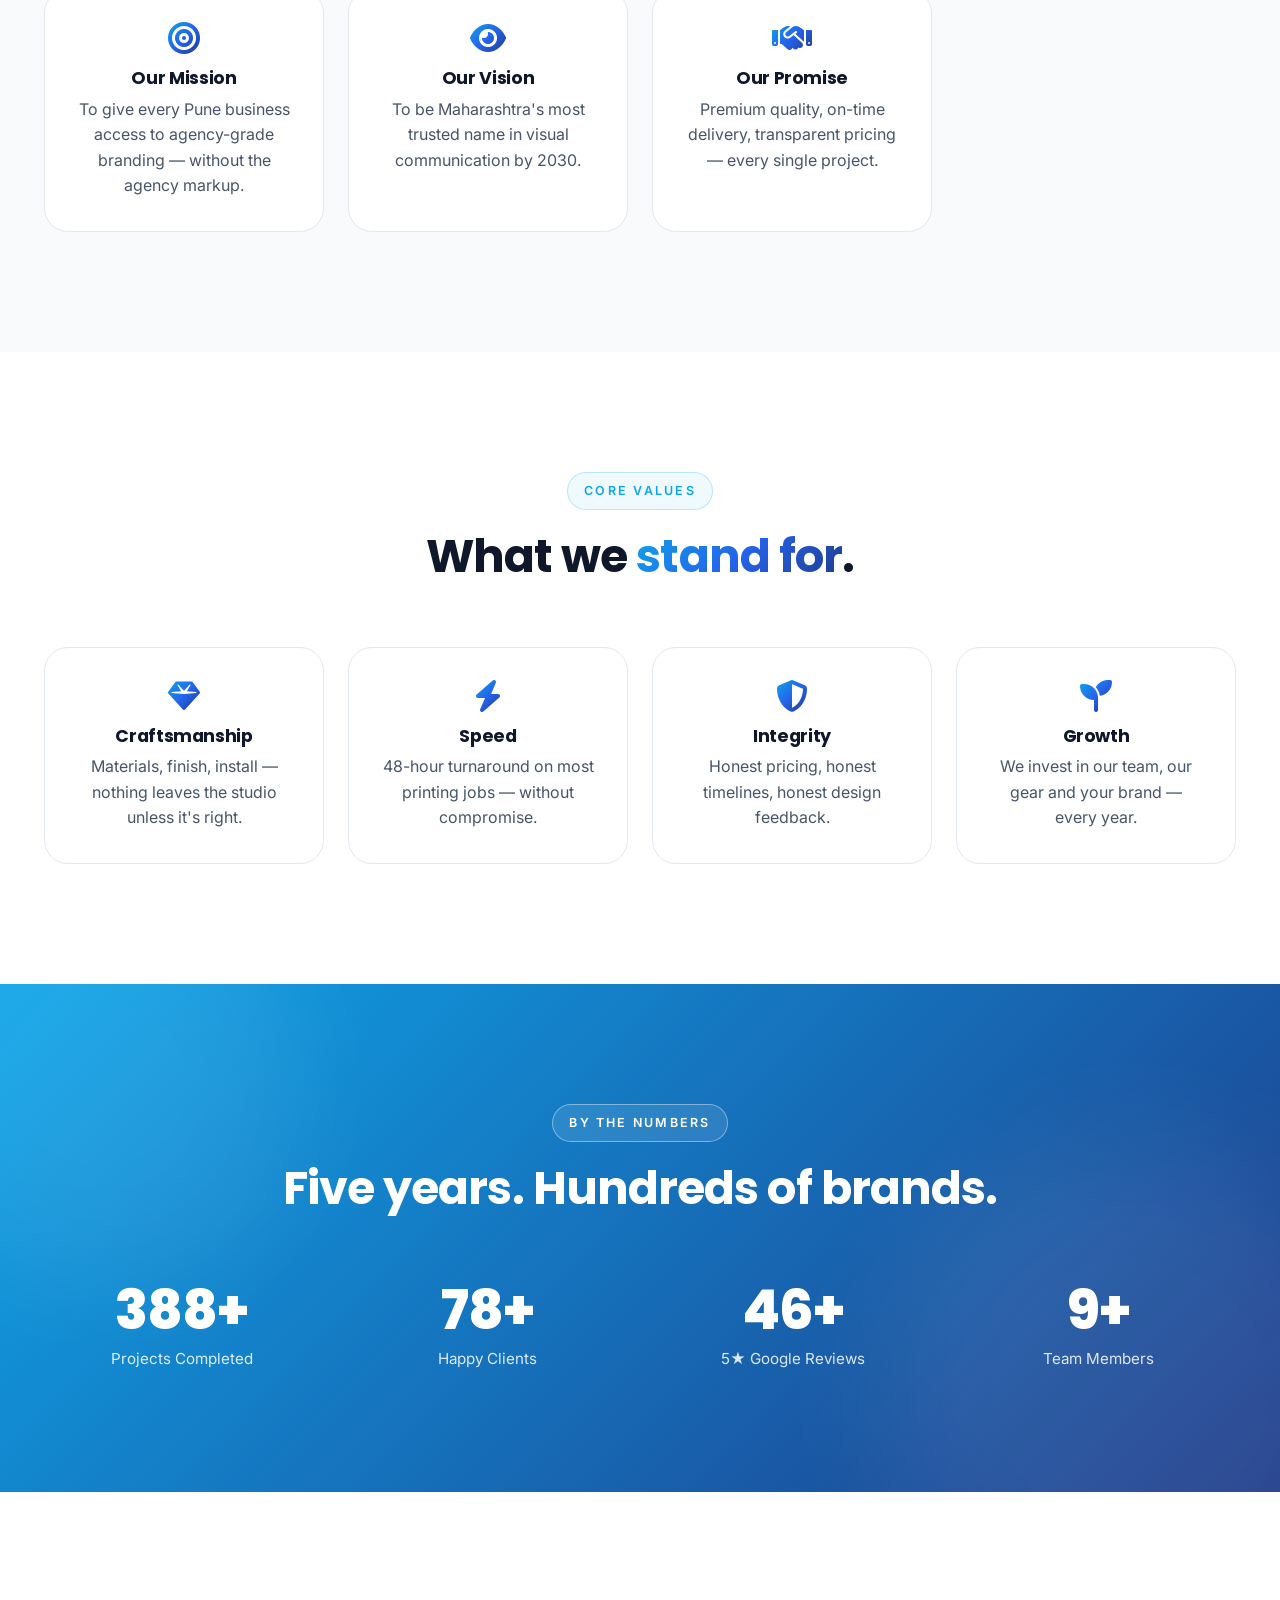
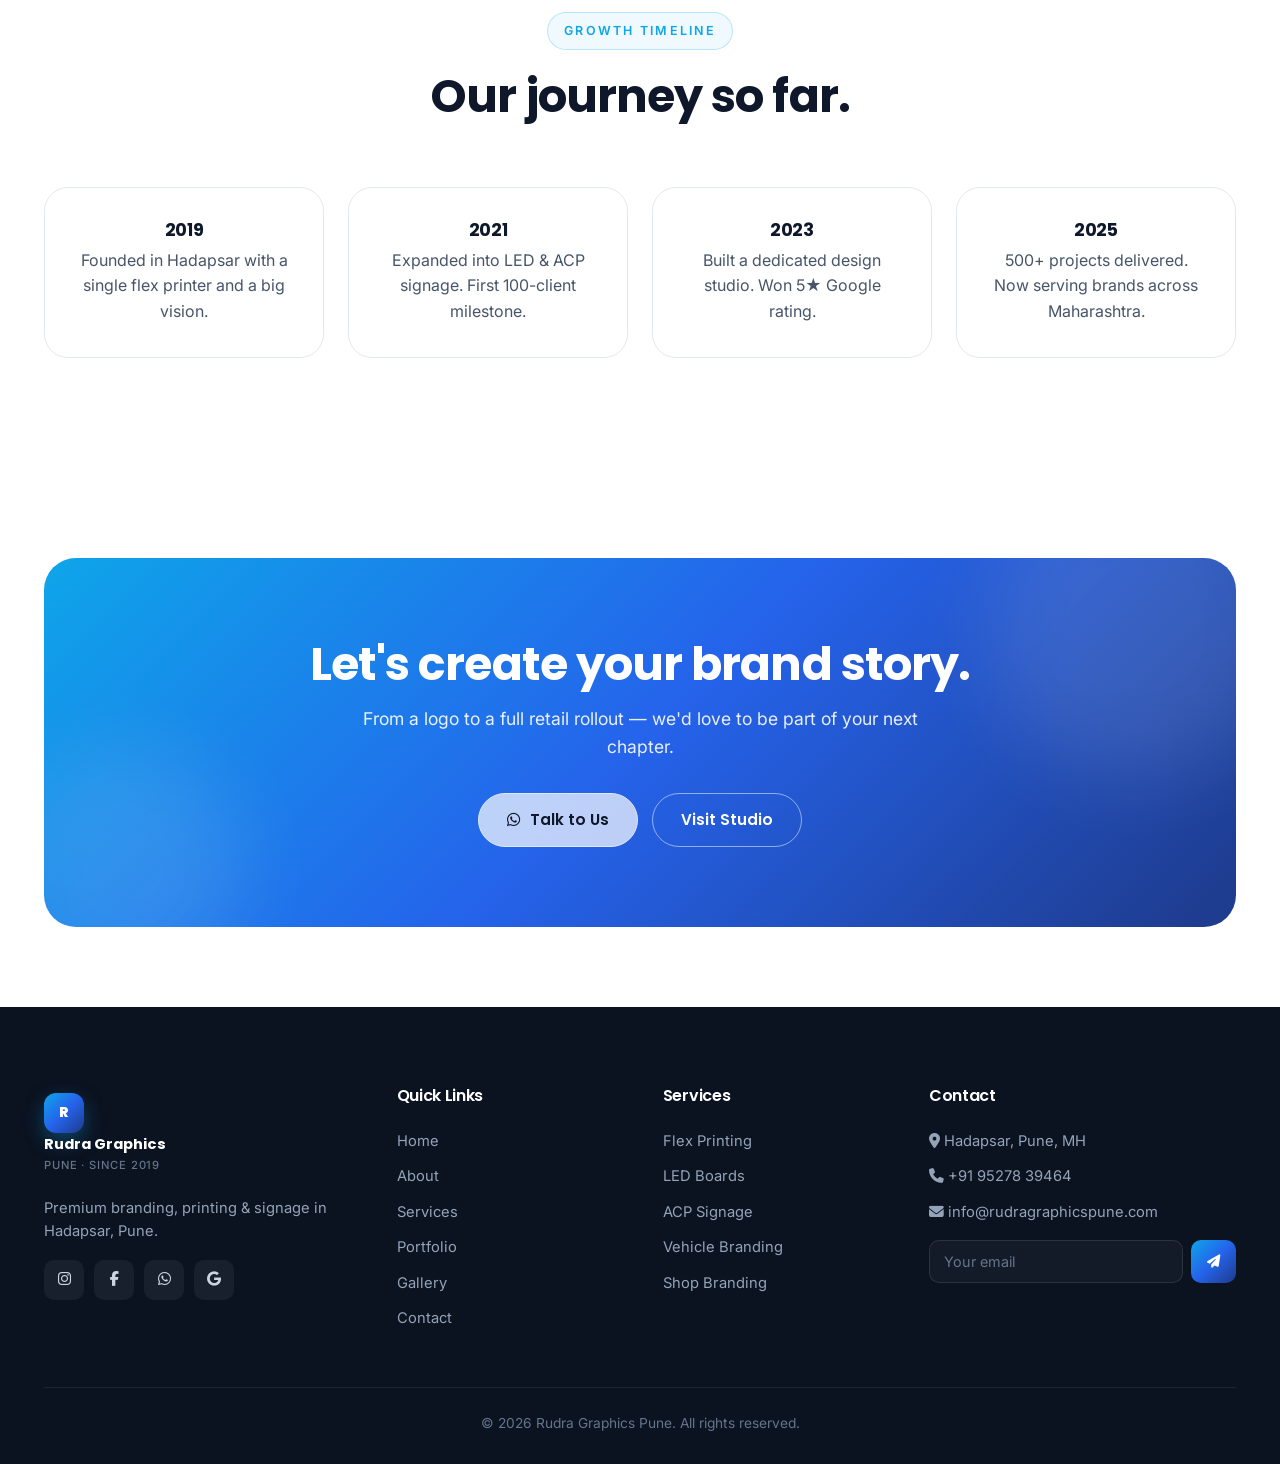
<file: public/site/about.html>
<!doctype html>
<html lang="en">
<head>
<meta charset="UTF-8" /><meta name="viewport" content="width=device-width,initial-scale=1" />
<title>About Rudra Graphics Pune — Branding Studio in Hadapsar</title>
<meta name="description" content="The story, mission and team behind Rudra Graphics Pune — Hadapsar's premium branding, printing and signage studio." />
<link rel="canonical" href="/site/about.html">
<meta property="og:title" content="About Rudra Graphics Pune"><meta property="og:description" content="Our story, mission and team."><meta property="og:image" content="/site/images/about.jpg">
<link rel="preconnect" href="https://fonts.googleapis.com"><link rel="preconnect" href="https://fonts.gstatic.com" crossorigin>
<link href="https://fonts.googleapis.com/css2?family=Poppins:wght@500;600;700;800&family=Inter:wght@400;500;600;700&display=swap" rel="stylesheet">
<link rel="stylesheet" href="https://cdnjs.cloudflare.com/ajax/libs/font-awesome/6.5.1/css/all.min.css">
<link rel="stylesheet" href="https://unpkg.com/aos@2.3.4/dist/aos.css">
<link rel="stylesheet" href="assets/css/style.css">
</head>
<body>
<div class="loader"><div class="loader-ring"></div></div>
<header class="nav"><div class="container nav-inner">
  <a href="index.html" class="brand"><span class="brand-mark">R</span><span>Rudra Graphics<small>Pune · Since 2019</small></span></a>
  <nav class="nav-links"><a href="index.html">Home</a><a href="about.html" class="active">About</a><a href="services.html">Services</a><a href="portfolio.html">Portfolio</a><a href="gallery.html">Gallery</a><a href="contact.html">Contact</a></nav>
  <div class="nav-cta"><a class="btn btn-primary" href="https://wa.me/919527839464" target="_blank" rel="noopener"><i class="fa-brands fa-whatsapp"></i> Get Free Quote</a><button class="hamburger" aria-label="Menu"><i class="fa-solid fa-bars"></i></button></div>
</div></header>

<section class="page-hero"><div class="container">
  <div class="breadcrumb"><a href="index.html">Home</a> / <span>About</span></div>
  <span class="eyebrow">About Us</span>
  <h1>Building <span class="gradient-text">brands that matter</span> — since 2019.</h1>
  <p style="max-width:680px;margin:18px auto 0">From a small print shop in Hadapsar to one of Pune's most trusted full-service branding studios — this is our story.</p>
</div></section>

<section class="section"><div class="container about-grid">
  <div class="about-img" data-aos="fade-right"><img src="images/about.jpg" alt="Rudra Graphics team" loading="lazy" width="1200" height="900"><div class="about-badge"><strong>500+</strong><span>Projects Delivered</span></div></div>
  <div data-aos="fade-left">
    <span class="eyebrow">Our Story</span>
    <h2>Where craft meets <span class="gradient-text">commerce</span>.</h2>
    <p style="margin-top:14px">What started as a single flex-printer in 2019 is now a full-stack branding studio with an in-house design team, modern production equipment and installation crews. We obsess over the details so our clients don't have to.</p>
    <p style="margin-top:12px">Every brand we touch — whether it's a corner café or a 12-van logistics company — gets the same attention to craft, materials and finish.</p>
  </div>
</div></section>

<section class="section" style="background:var(--bg-soft)"><div class="container">
  <div class="section-head"><span class="eyebrow">Mission & Vision</span><h2>Why we do what we do.</h2></div>
  <div class="value-grid">
    <div class="value-card" data-aos="fade-up"><i class="fa-solid fa-bullseye"></i><h4>Our Mission</h4><p>To give every Pune business access to agency-grade branding — without the agency markup.</p></div>
    <div class="value-card" data-aos="fade-up" data-aos-delay="80"><i class="fa-solid fa-eye"></i><h4>Our Vision</h4><p>To be Maharashtra's most trusted name in visual communication by 2030.</p></div>
    <div class="value-card" data-aos="fade-up" data-aos-delay="160"><i class="fa-solid fa-handshake"></i><h4>Our Promise</h4><p>Premium quality, on-time delivery, transparent pricing — every single project.</p></div>
  </div>
</div></section>

<section class="section"><div class="container">
  <div class="section-head"><span class="eyebrow">Core Values</span><h2>What we <span class="gradient-text">stand for</span>.</h2></div>
  <div class="value-grid">
    <div class="value-card" data-aos="zoom-in"><i class="fa-solid fa-gem"></i><h4>Craftsmanship</h4><p>Materials, finish, install — nothing leaves the studio unless it's right.</p></div>
    <div class="value-card" data-aos="zoom-in" data-aos-delay="60"><i class="fa-solid fa-bolt"></i><h4>Speed</h4><p>48-hour turnaround on most printing jobs — without compromise.</p></div>
    <div class="value-card" data-aos="zoom-in" data-aos-delay="120"><i class="fa-solid fa-shield-halved"></i><h4>Integrity</h4><p>Honest pricing, honest timelines, honest design feedback.</p></div>
    <div class="value-card" data-aos="zoom-in" data-aos-delay="180"><i class="fa-solid fa-seedling"></i><h4>Growth</h4><p>We invest in our team, our gear and your brand — every year.</p></div>
  </div>
</div></section>

<section class="section reviews"><div class="container">
  <div class="section-head" style="color:#fff"><span class="eyebrow" style="color:#fff;border-color:rgba(255,255,255,.4);background:rgba(255,255,255,.1)">By the Numbers</span><h2 style="color:#fff">Five years. Hundreds of brands.</h2></div>
  <div class="review-grid">
    <div><h3 data-count="500" data-suffix="+">0</h3><p>Projects Completed</p></div>
    <div><h3 data-count="100" data-suffix="+">0</h3><p>Happy Clients</p></div>
    <div><h3 data-count="59" data-suffix="+">0</h3><p>5★ Google Reviews</p></div>
    <div><h3 data-count="12" data-suffix="+">0</h3><p>Team Members</p></div>
  </div>
</div></section>

<section class="section"><div class="container">
  <div class="section-head"><span class="eyebrow">Growth Timeline</span><h2>Our journey so far.</h2></div>
  <div class="value-grid">
    <div class="value-card" data-aos="fade-up"><h4>2019</h4><p>Founded in Hadapsar with a single flex printer and a big vision.</p></div>
    <div class="value-card" data-aos="fade-up" data-aos-delay="60"><h4>2021</h4><p>Expanded into LED & ACP signage. First 100-client milestone.</p></div>
    <div class="value-card" data-aos="fade-up" data-aos-delay="120"><h4>2023</h4><p>Built a dedicated design studio. Won 5★ Google rating.</p></div>
    <div class="value-card" data-aos="fade-up" data-aos-delay="180"><h4>2025</h4><p>500+ projects delivered. Now serving brands across Maharashtra.</p></div>
  </div>
</div></section>

<section class="cta-section" data-aos="zoom-in">
  <h2>Let's create your brand story.</h2>
  <p>From a logo to a full retail rollout — we'd love to be part of your next chapter.</p>
  <div class="cta-buttons"><a class="btn btn-ghost" href="https://wa.me/919527839464" target="_blank" rel="noopener"><i class="fa-brands fa-whatsapp"></i> Talk to Us</a><a class="btn btn-outline" href="contact.html">Visit Studio</a></div>
</section>

<footer><div class="container">
  <div class="foot-grid">
    <div class="foot-brand"><a class="brand" href="index.html"><span class="brand-mark">R</span><span>Rudra Graphics<small>Pune · Since 2019</small></span></a><p style="margin-top:16px">Premium branding, printing & signage in Hadapsar, Pune.</p><div class="social"><a href="#"><i class="fa-brands fa-instagram"></i></a><a href="#"><i class="fa-brands fa-facebook-f"></i></a><a href="https://wa.me/919527839464"><i class="fa-brands fa-whatsapp"></i></a><a href="#"><i class="fa-brands fa-google"></i></a></div></div>
    <div><h5>Quick Links</h5><a href="index.html">Home</a><a href="about.html">About</a><a href="services.html">Services</a><a href="portfolio.html">Portfolio</a><a href="gallery.html">Gallery</a><a href="contact.html">Contact</a></div>
    <div><h5>Services</h5><a href="services.html">Flex Printing</a><a href="services.html">LED Boards</a><a href="services.html">ACP Signage</a><a href="services.html">Vehicle Branding</a><a href="services.html">Shop Branding</a></div>
    <div><h5>Contact</h5><a href="#"><i class="fa-solid fa-location-dot"></i> Hadapsar, Pune, MH</a><a href="tel:+919527839464"><i class="fa-solid fa-phone"></i> +91 95278 39464</a><a href="mailto:info@rudragraphicspune.com"><i class="fa-solid fa-envelope"></i> info@rudragraphicspune.com</a><form id="newsletter" class="newsletter" onsubmit="return false"><input type="email" placeholder="Your email" required><button><i class="fa-solid fa-paper-plane"></i></button></form></div>
  </div>
  <div class="copyright">© <span id="yr"></span> Rudra Graphics Pune. All rights reserved.</div>
</div></footer>
<a class="fab fab-wa" href="https://wa.me/919527839464" target="_blank" rel="noopener"><i class="fa-brands fa-whatsapp"></i></a>
<button class="fab fab-top"><i class="fa-solid fa-arrow-up"></i></button>
<script src="https://unpkg.com/aos@2.3.4/dist/aos.js"></script>
<script>document.getElementById('yr').textContent=new Date().getFullYear()</script>
<script src="assets/js/main.js"></script>
</body></html>
</file>
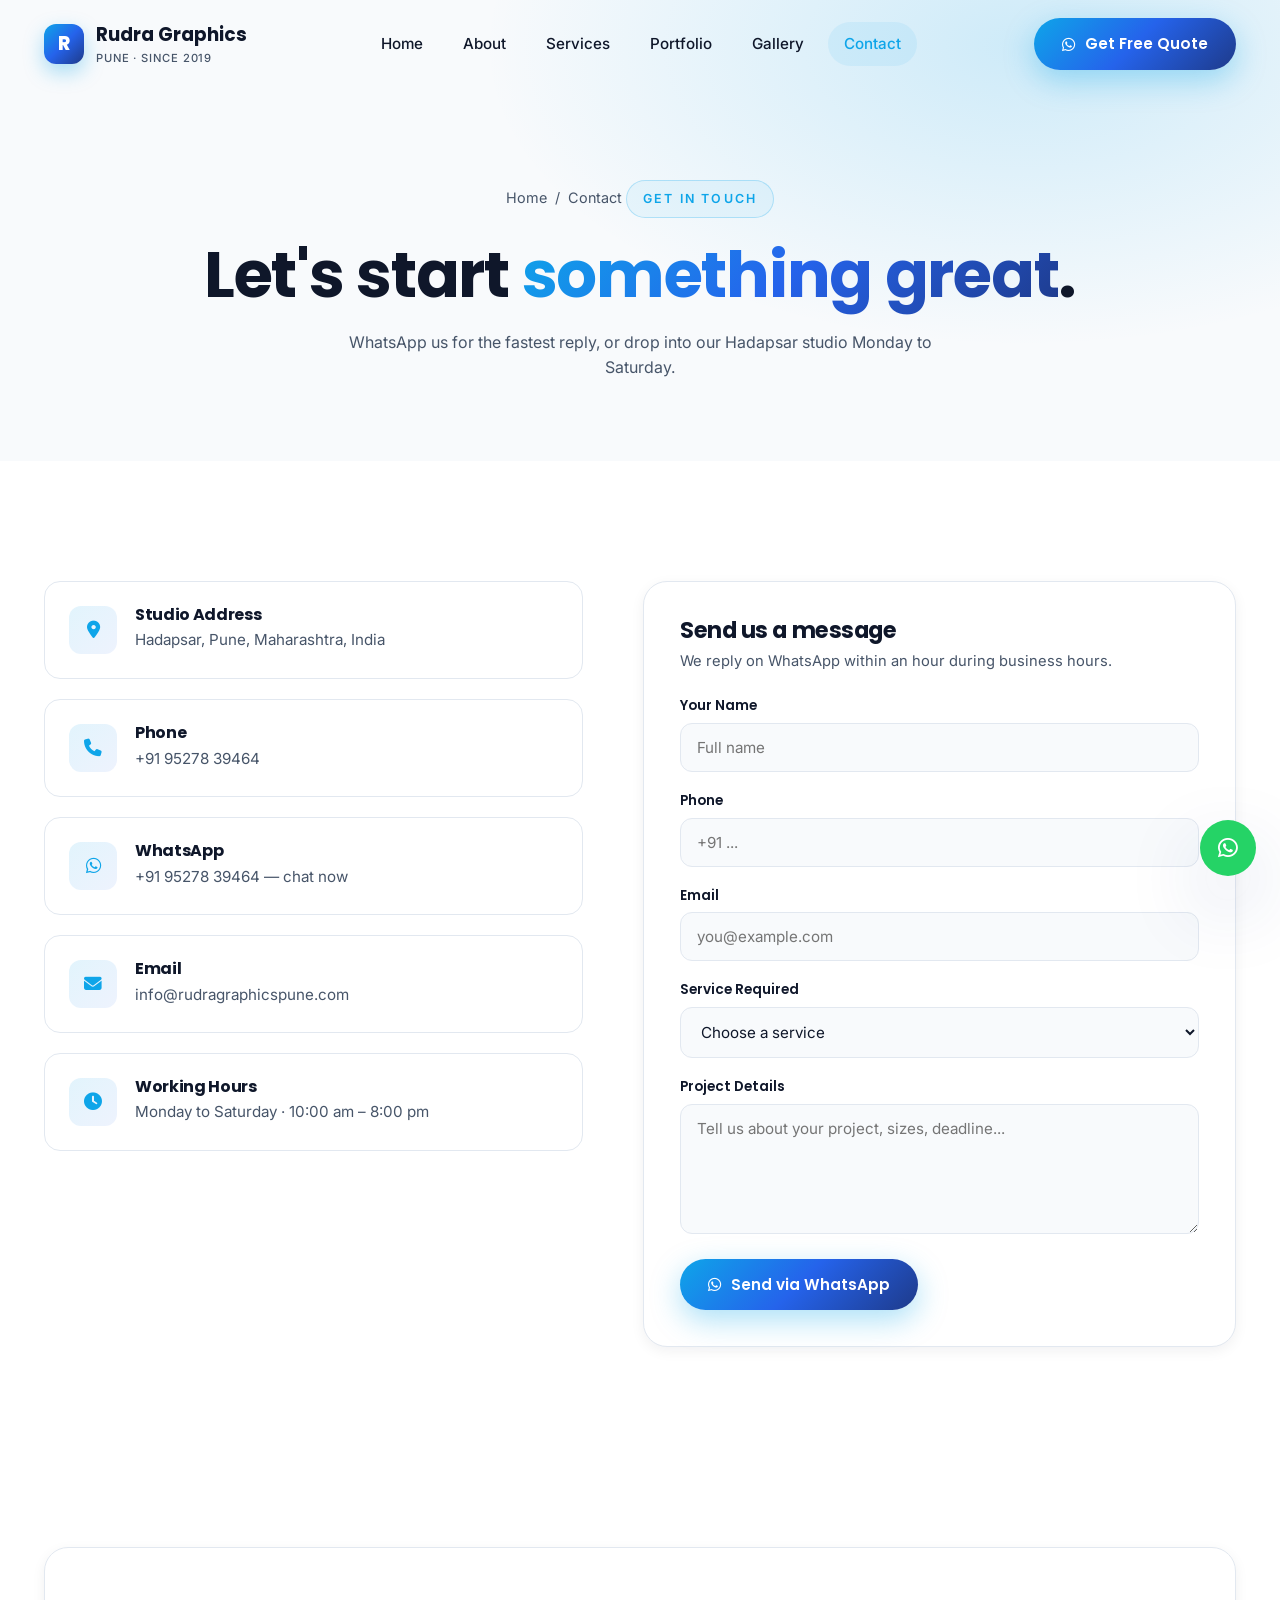
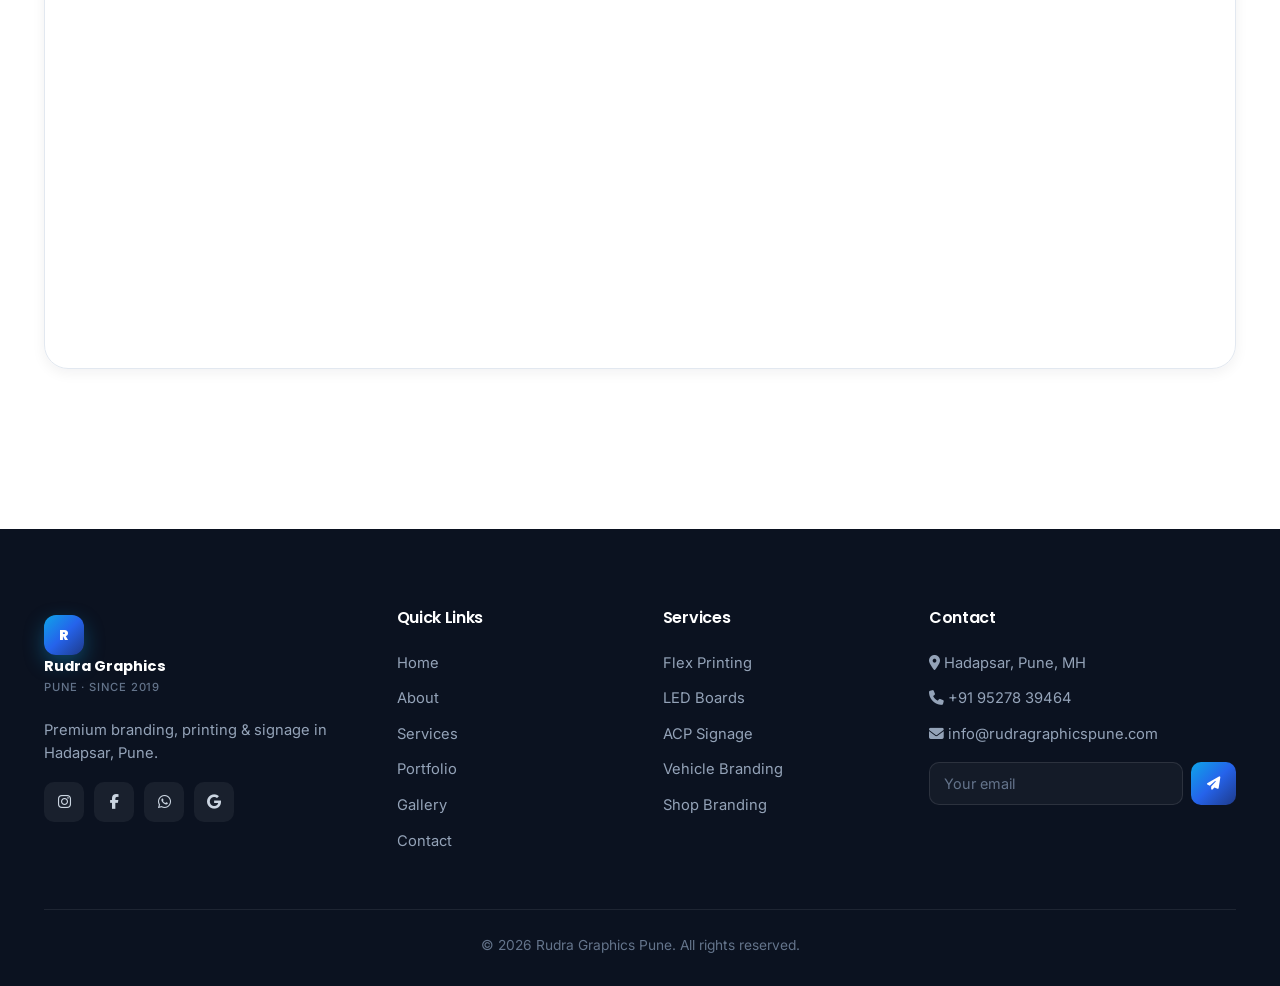
<file: public/site/contact.html>
<!doctype html>
<html lang="en">
<head>
<meta charset="UTF-8" /><meta name="viewport" content="width=device-width,initial-scale=1" />
<title>Contact Rudra Graphics Pune — Hadapsar Studio</title>
<meta name="description" content="Visit, call or WhatsApp Rudra Graphics in Hadapsar, Pune. Get a free quote within an hour, Mon–Sat 10am–8pm." />
<link rel="canonical" href="/site/contact.html">
<meta property="og:title" content="Contact | Rudra Graphics Pune"><meta property="og:description" content="Hadapsar studio. WhatsApp +91 95278 39464.">
<link rel="preconnect" href="https://fonts.googleapis.com"><link rel="preconnect" href="https://fonts.gstatic.com" crossorigin>
<link href="https://fonts.googleapis.com/css2?family=Poppins:wght@500;600;700;800&family=Inter:wght@400;500;600;700&display=swap" rel="stylesheet">
<link rel="stylesheet" href="https://cdnjs.cloudflare.com/ajax/libs/font-awesome/6.5.1/css/all.min.css">
<link rel="stylesheet" href="https://unpkg.com/aos@2.3.4/dist/aos.css">
<link rel="stylesheet" href="assets/css/style.css">
</head>
<body>
<div class="loader"><div class="loader-ring"></div></div>
<header class="nav"><div class="container nav-inner">
  <a href="index.html" class="brand"><span class="brand-mark">R</span><span>Rudra Graphics<small>Pune · Since 2019</small></span></a>
  <nav class="nav-links"><a href="index.html">Home</a><a href="about.html">About</a><a href="services.html">Services</a><a href="portfolio.html">Portfolio</a><a href="gallery.html">Gallery</a><a href="contact.html" class="active">Contact</a></nav>
  <div class="nav-cta"><a class="btn btn-primary" href="https://wa.me/919527839464" target="_blank" rel="noopener"><i class="fa-brands fa-whatsapp"></i> Get Free Quote</a><button class="hamburger"><i class="fa-solid fa-bars"></i></button></div>
</div></header>

<section class="page-hero"><div class="container">
  <div class="breadcrumb"><a href="index.html">Home</a> / <span>Contact</span></div>
  <span class="eyebrow">Get in Touch</span>
  <h1>Let's start <span class="gradient-text">something great</span>.</h1>
  <p style="max-width:620px;margin:18px auto 0">WhatsApp us for the fastest reply, or drop into our Hadapsar studio Monday to Saturday.</p>
</div></section>

<section class="section"><div class="container contact-grid">
  <div class="contact-info">
    <div class="contact-card"><i class="fa-solid fa-location-dot"></i><div><h4>Studio Address</h4><p>Hadapsar, Pune, Maharashtra, India</p></div></div>
    <div class="contact-card"><i class="fa-solid fa-phone"></i><div><h4>Phone</h4><a href="tel:+919527839464">+91 95278 39464</a></div></div>
    <div class="contact-card"><i class="fa-brands fa-whatsapp"></i><div><h4>WhatsApp</h4><a href="https://wa.me/919527839464" target="_blank" rel="noopener">+91 95278 39464 — chat now</a></div></div>
    <div class="contact-card"><i class="fa-solid fa-envelope"></i><div><h4>Email</h4><a href="mailto:info@rudragraphicspune.com">info@rudragraphicspune.com</a></div></div>
    <div class="contact-card"><i class="fa-solid fa-clock"></i><div><h4>Working Hours</h4><p>Monday to Saturday · 10:00 am – 8:00 pm</p></div></div>
  </div>
  <form id="contact-form" class="form">
    <h3 style="margin-bottom:6px">Send us a message</h3>
    <p style="margin-bottom:22px;font-size:.92rem">We reply on WhatsApp within an hour during business hours.</p>
    <div class="field"><label>Your Name</label><input name="name" required placeholder="Full name"></div>
    <div class="field"><label>Phone</label><input name="phone" required placeholder="+91 ..."></div>
    <div class="field"><label>Email</label><input name="email" type="email" required placeholder="you@example.com"></div>
    <div class="field"><label>Service Required</label>
      <select name="service" required>
        <option value="">Choose a service</option>
        <option>Flex / Digital Printing</option>
        <option>LED Boards</option>
        <option>ACP Sign Boards</option>
        <option>Vehicle Branding</option>
        <option>Shop Branding</option>
        <option>Corporate Identity</option>
        <option>Other</option>
      </select>
    </div>
    <div class="field"><label>Project Details</label><textarea name="message" required placeholder="Tell us about your project, sizes, deadline..."></textarea></div>
    <button class="btn btn-primary" type="submit"><i class="fa-brands fa-whatsapp"></i> Send via WhatsApp</button>
  </form>
</div></section>

<section class="section-sm"><div class="container">
  <div class="map-embed"><iframe src="https://www.google.com/maps?q=Hadapsar,Pune&output=embed" loading="lazy" referrerpolicy="no-referrer-when-downgrade" title="Rudra Graphics Pune Location"></iframe></div>
</div></section>

<footer><div class="container">
  <div class="foot-grid">
    <div class="foot-brand"><a class="brand" href="index.html"><span class="brand-mark">R</span><span>Rudra Graphics<small>Pune · Since 2019</small></span></a><p style="margin-top:16px">Premium branding, printing & signage in Hadapsar, Pune.</p><div class="social"><a href="#"><i class="fa-brands fa-instagram"></i></a><a href="#"><i class="fa-brands fa-facebook-f"></i></a><a href="https://wa.me/919527839464"><i class="fa-brands fa-whatsapp"></i></a><a href="#"><i class="fa-brands fa-google"></i></a></div></div>
    <div><h5>Quick Links</h5><a href="index.html">Home</a><a href="about.html">About</a><a href="services.html">Services</a><a href="portfolio.html">Portfolio</a><a href="gallery.html">Gallery</a><a href="contact.html">Contact</a></div>
    <div><h5>Services</h5><a href="services.html">Flex Printing</a><a href="services.html">LED Boards</a><a href="services.html">ACP Signage</a><a href="services.html">Vehicle Branding</a><a href="services.html">Shop Branding</a></div>
    <div><h5>Contact</h5><a href="#"><i class="fa-solid fa-location-dot"></i> Hadapsar, Pune, MH</a><a href="tel:+919527839464"><i class="fa-solid fa-phone"></i> +91 95278 39464</a><a href="mailto:info@rudragraphicspune.com"><i class="fa-solid fa-envelope"></i> info@rudragraphicspune.com</a><form id="newsletter" class="newsletter" onsubmit="return false"><input type="email" placeholder="Your email" required><button><i class="fa-solid fa-paper-plane"></i></button></form></div>
  </div>
  <div class="copyright">© <span id="yr"></span> Rudra Graphics Pune. All rights reserved.</div>
</div></footer>
<a class="fab fab-wa" href="https://wa.me/919527839464" target="_blank" rel="noopener"><i class="fa-brands fa-whatsapp"></i></a>
<button class="fab fab-top"><i class="fa-solid fa-arrow-up"></i></button>
<script src="https://unpkg.com/aos@2.3.4/dist/aos.js"></script>
<script>document.getElementById('yr').textContent=new Date().getFullYear()</script>
<script src="assets/js/main.js"></script>
</body></html>
</file>
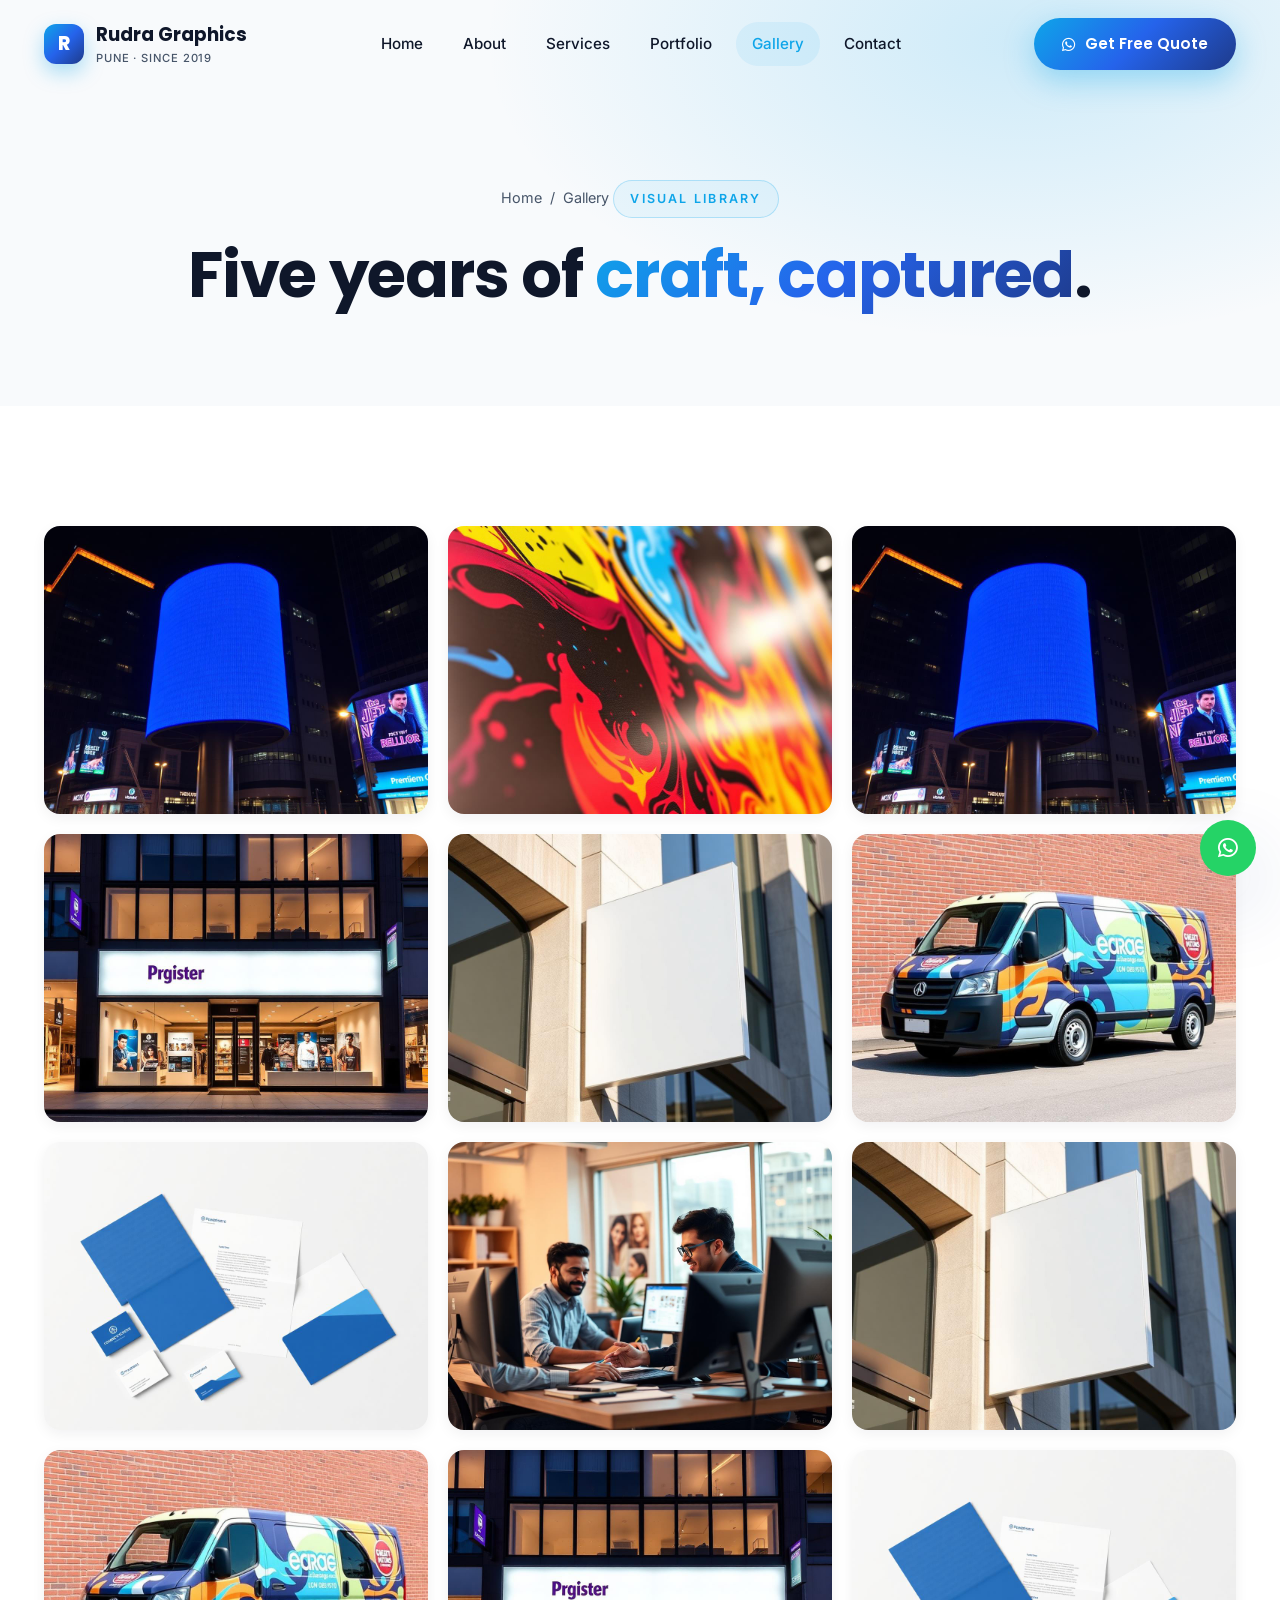
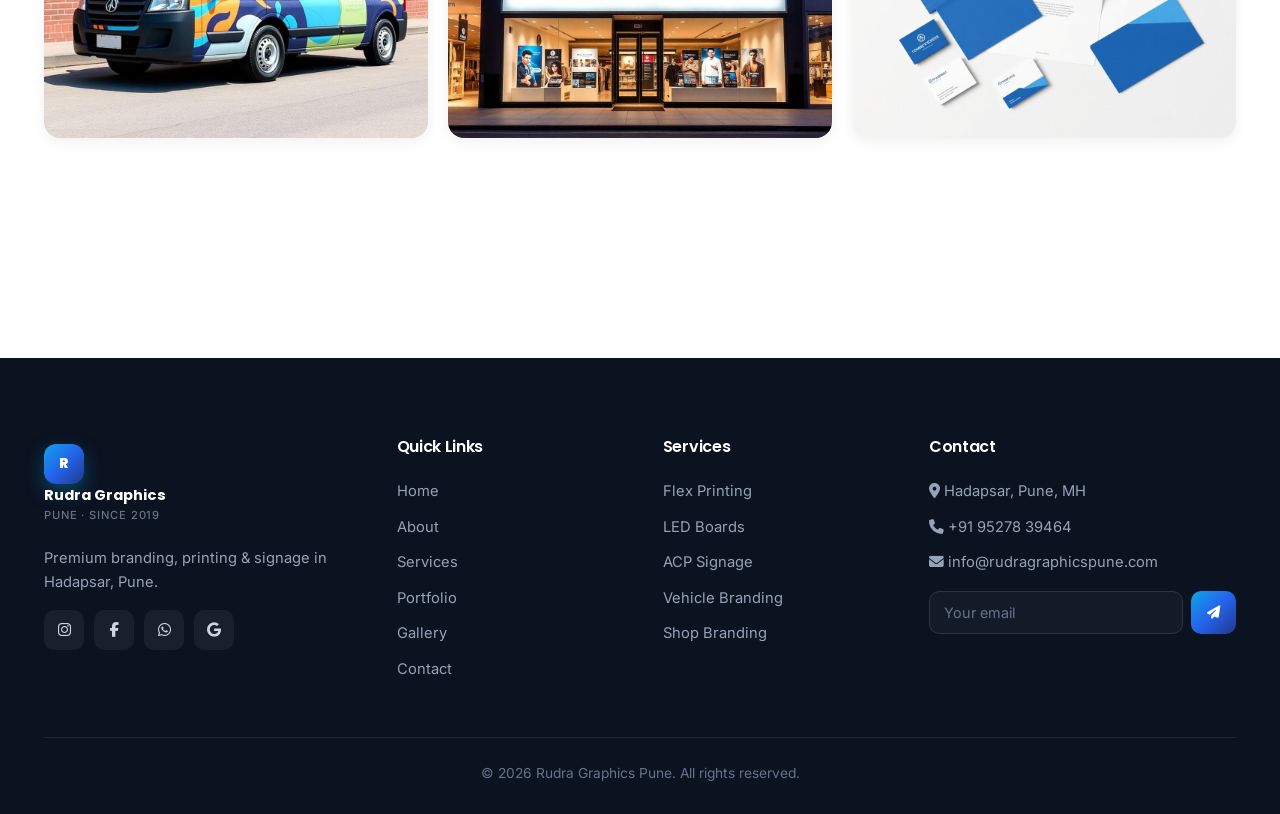
<file: public/site/gallery.html>
<!doctype html>
<html lang="en">
<head>
<meta charset="UTF-8" /><meta name="viewport" content="width=device-width,initial-scale=1" />
<title>Gallery | Rudra Graphics Pune</title>
<meta name="description" content="Visual gallery of branding, signage, vehicle wraps and print projects by Rudra Graphics Pune." />
<link rel="canonical" href="/site/gallery.html">
<meta property="og:title" content="Gallery | Rudra Graphics Pune"><meta property="og:image" content="/site/images/portfolio-3.jpg">
<link rel="preconnect" href="https://fonts.googleapis.com"><link rel="preconnect" href="https://fonts.gstatic.com" crossorigin>
<link href="https://fonts.googleapis.com/css2?family=Poppins:wght@500;600;700;800&family=Inter:wght@400;500;600;700&display=swap" rel="stylesheet">
<link rel="stylesheet" href="https://cdnjs.cloudflare.com/ajax/libs/font-awesome/6.5.1/css/all.min.css">
<link rel="stylesheet" href="https://unpkg.com/aos@2.3.4/dist/aos.css">
<link rel="stylesheet" href="assets/css/style.css">
</head>
<body>
<div class="loader"><div class="loader-ring"></div></div>
<header class="nav"><div class="container nav-inner">
  <a href="index.html" class="brand"><span class="brand-mark">R</span><span>Rudra Graphics<small>Pune · Since 2019</small></span></a>
  <nav class="nav-links"><a href="index.html">Home</a><a href="about.html">About</a><a href="services.html">Services</a><a href="portfolio.html">Portfolio</a><a href="gallery.html" class="active">Gallery</a><a href="contact.html">Contact</a></nav>
  <div class="nav-cta"><a class="btn btn-primary" href="https://wa.me/919527839464" target="_blank" rel="noopener"><i class="fa-brands fa-whatsapp"></i> Get Free Quote</a><button class="hamburger"><i class="fa-solid fa-bars"></i></button></div>
</div></header>

<section class="page-hero"><div class="container">
  <div class="breadcrumb"><a href="index.html">Home</a> / <span>Gallery</span></div>
  <span class="eyebrow">Visual Library</span>
  <h1>Five years of <span class="gradient-text">craft, captured</span>.</h1>
</div></section>

<section class="section"><div class="container">
  <div class="masonry">
    <img src="images/portfolio-3.jpg" data-lightbox alt="LED" loading="lazy">
    <img src="images/portfolio-1.jpg" data-lightbox alt="Shop" loading="lazy">
    <img src="images/portfolio-4.jpg" data-lightbox alt="Stationery" loading="lazy">
    <img src="images/portfolio-2.jpg" data-lightbox alt="Vehicle" loading="lazy">
    <img src="images/portfolio-6.jpg" data-lightbox alt="Flex" loading="lazy">
    <img src="images/portfolio-5.jpg" data-lightbox alt="ACP" loading="lazy">
    <img src="images/about.jpg" data-lightbox alt="Studio" loading="lazy">
    <img src="images/portfolio-1.jpg" data-lightbox alt="Shop" loading="lazy">
    <img src="images/portfolio-3.jpg" data-lightbox alt="LED" loading="lazy">
    <img src="images/portfolio-2.jpg" data-lightbox alt="Vehicle" loading="lazy">
    <img src="images/portfolio-5.jpg" data-lightbox alt="ACP" loading="lazy">
    <img src="images/portfolio-4.jpg" data-lightbox alt="Stationery" loading="lazy">
  </div>
</div></section>

<div class="lightbox"><button class="lightbox-close">×</button><img alt=""></div>

<footer><div class="container">
  <div class="foot-grid">
    <div class="foot-brand"><a class="brand" href="index.html"><span class="brand-mark">R</span><span>Rudra Graphics<small>Pune · Since 2019</small></span></a><p style="margin-top:16px">Premium branding, printing & signage in Hadapsar, Pune.</p><div class="social"><a href="#"><i class="fa-brands fa-instagram"></i></a><a href="#"><i class="fa-brands fa-facebook-f"></i></a><a href="https://wa.me/919527839464"><i class="fa-brands fa-whatsapp"></i></a><a href="#"><i class="fa-brands fa-google"></i></a></div></div>
    <div><h5>Quick Links</h5><a href="index.html">Home</a><a href="about.html">About</a><a href="services.html">Services</a><a href="portfolio.html">Portfolio</a><a href="gallery.html">Gallery</a><a href="contact.html">Contact</a></div>
    <div><h5>Services</h5><a href="services.html">Flex Printing</a><a href="services.html">LED Boards</a><a href="services.html">ACP Signage</a><a href="services.html">Vehicle Branding</a><a href="services.html">Shop Branding</a></div>
    <div><h5>Contact</h5><a href="#"><i class="fa-solid fa-location-dot"></i> Hadapsar, Pune, MH</a><a href="tel:+919527839464"><i class="fa-solid fa-phone"></i> +91 95278 39464</a><a href="mailto:info@rudragraphicspune.com"><i class="fa-solid fa-envelope"></i> info@rudragraphicspune.com</a><form id="newsletter" class="newsletter" onsubmit="return false"><input type="email" placeholder="Your email" required><button><i class="fa-solid fa-paper-plane"></i></button></form></div>
  </div>
  <div class="copyright">© <span id="yr"></span> Rudra Graphics Pune. All rights reserved.</div>
</div></footer>
<a class="fab fab-wa" href="https://wa.me/919527839464" target="_blank" rel="noopener"><i class="fa-brands fa-whatsapp"></i></a>
<button class="fab fab-top"><i class="fa-solid fa-arrow-up"></i></button>
<script src="https://unpkg.com/aos@2.3.4/dist/aos.js"></script>
<script>document.getElementById('yr').textContent=new Date().getFullYear()</script>
<script src="assets/js/main.js"></script>
</body></html>
</file>
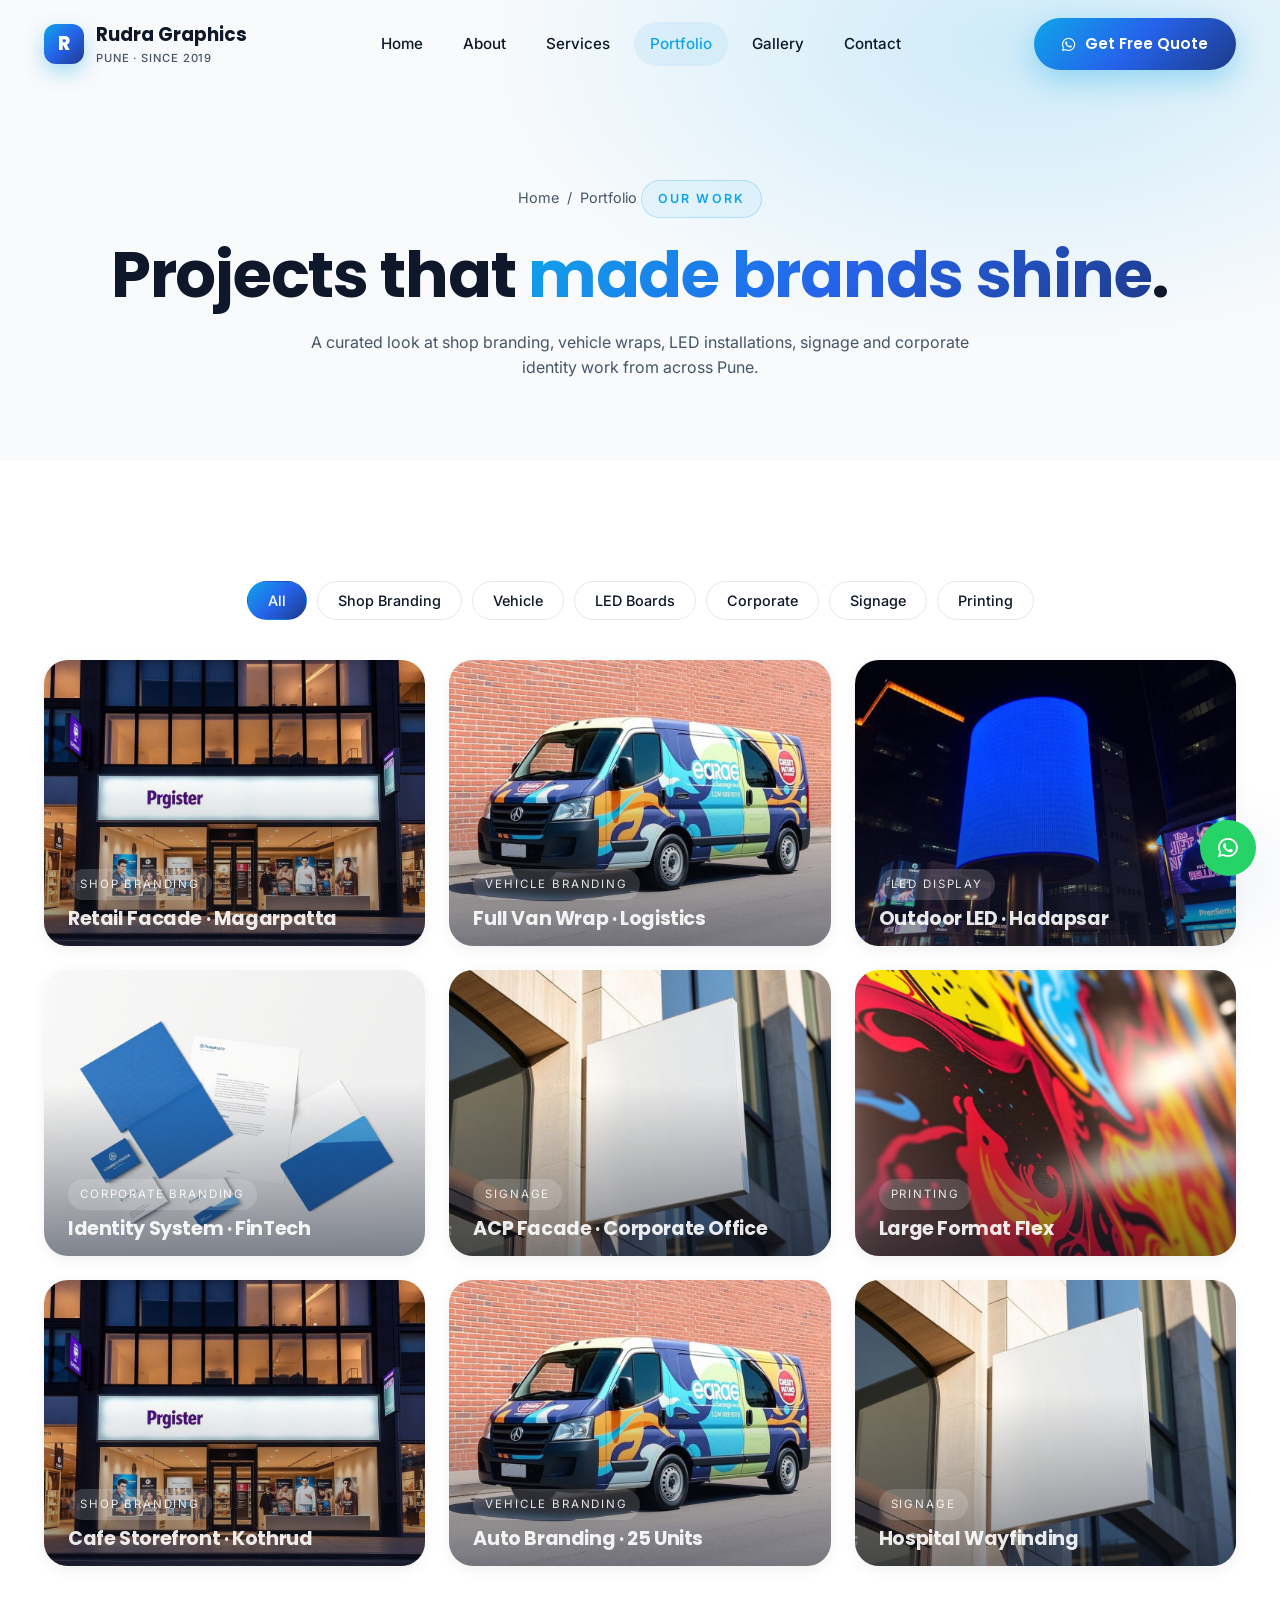
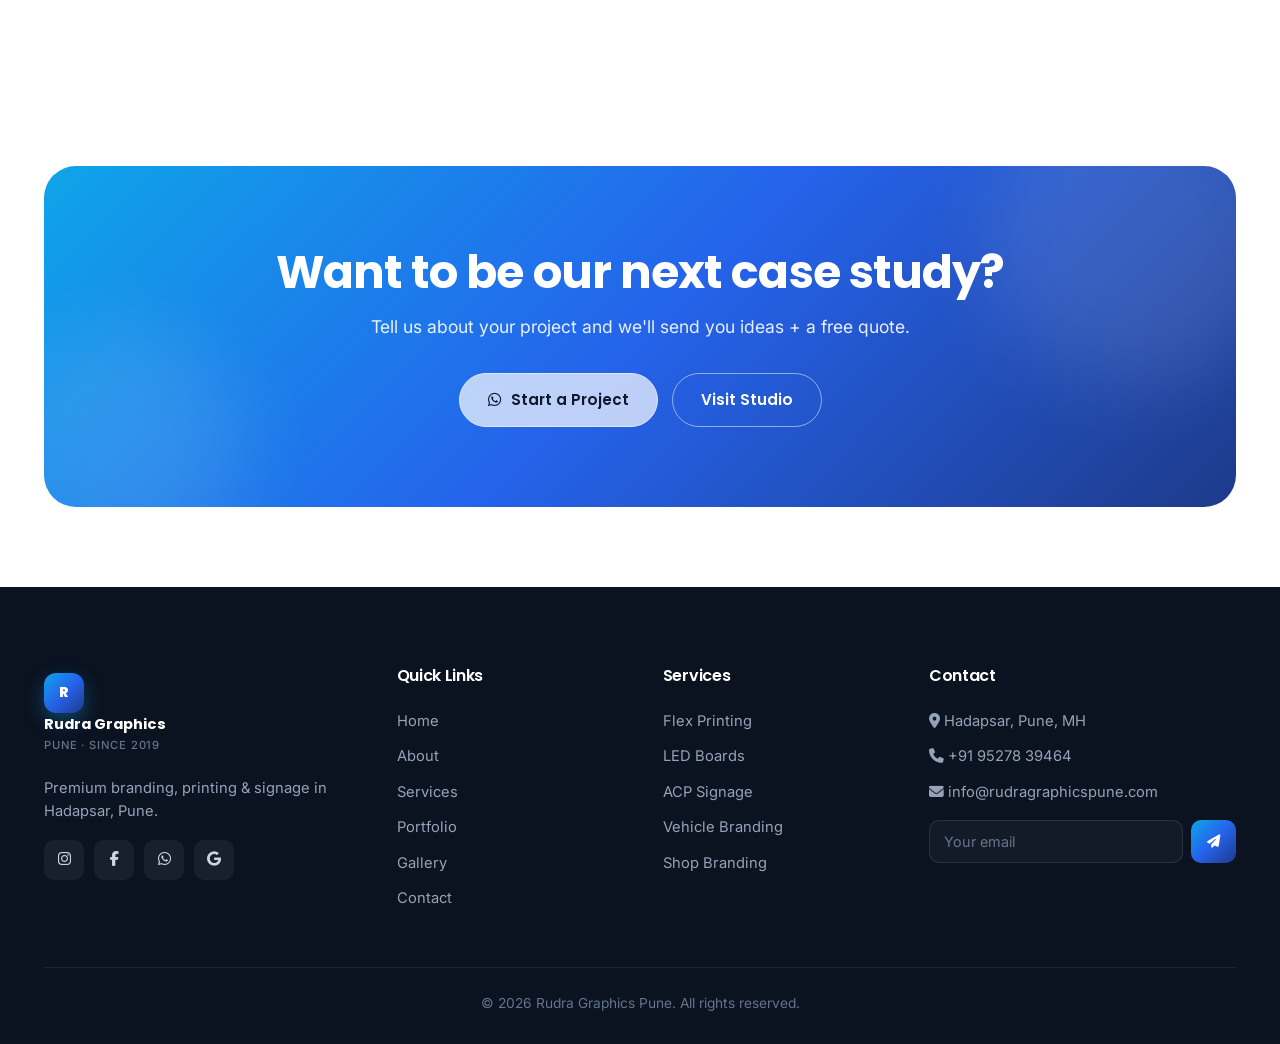
<file: public/site/portfolio.html>
<!doctype html>
<html lang="en">
<head>
<meta charset="UTF-8" /><meta name="viewport" content="width=device-width,initial-scale=1" />
<title>Portfolio — Branding & Signage Projects | Rudra Graphics Pune</title>
<meta name="description" content="Selected projects in shop branding, vehicle wraps, LED boards, ACP signage and corporate identity by Rudra Graphics Pune." />
<link rel="canonical" href="/site/portfolio.html">
<meta property="og:title" content="Portfolio | Rudra Graphics Pune"><meta property="og:description" content="Selected branding & signage projects."><meta property="og:image" content="/site/images/portfolio-1.jpg">
<link rel="preconnect" href="https://fonts.googleapis.com"><link rel="preconnect" href="https://fonts.gstatic.com" crossorigin>
<link href="https://fonts.googleapis.com/css2?family=Poppins:wght@500;600;700;800&family=Inter:wght@400;500;600;700&display=swap" rel="stylesheet">
<link rel="stylesheet" href="https://cdnjs.cloudflare.com/ajax/libs/font-awesome/6.5.1/css/all.min.css">
<link rel="stylesheet" href="https://unpkg.com/aos@2.3.4/dist/aos.css">
<link rel="stylesheet" href="assets/css/style.css">
</head>
<body>
<div class="loader"><div class="loader-ring"></div></div>
<header class="nav"><div class="container nav-inner">
  <a href="index.html" class="brand"><span class="brand-mark">R</span><span>Rudra Graphics<small>Pune · Since 2019</small></span></a>
  <nav class="nav-links"><a href="index.html">Home</a><a href="about.html">About</a><a href="services.html">Services</a><a href="portfolio.html" class="active">Portfolio</a><a href="gallery.html">Gallery</a><a href="contact.html">Contact</a></nav>
  <div class="nav-cta"><a class="btn btn-primary" href="https://wa.me/919527839464" target="_blank" rel="noopener"><i class="fa-brands fa-whatsapp"></i> Get Free Quote</a><button class="hamburger"><i class="fa-solid fa-bars"></i></button></div>
</div></header>

<section class="page-hero"><div class="container">
  <div class="breadcrumb"><a href="index.html">Home</a> / <span>Portfolio</span></div>
  <span class="eyebrow">Our Work</span>
  <h1>Projects that <span class="gradient-text">made brands shine</span>.</h1>
  <p style="max-width:680px;margin:18px auto 0">A curated look at shop branding, vehicle wraps, LED installations, signage and corporate identity work from across Pune.</p>
</div></section>

<section class="section"><div class="container">
  <div class="pf-filters">
    <button class="pf-filter active" data-filter="all">All</button>
    <button class="pf-filter" data-filter="shop">Shop Branding</button>
    <button class="pf-filter" data-filter="vehicle">Vehicle</button>
    <button class="pf-filter" data-filter="led">LED Boards</button>
    <button class="pf-filter" data-filter="corp">Corporate</button>
    <button class="pf-filter" data-filter="signage">Signage</button>
    <button class="pf-filter" data-filter="print">Printing</button>
  </div>
  <div class="pf-grid">
    <div class="pf-item" data-cat="shop"><img src="images/portfolio-1.jpg" data-lightbox alt="Shop branding" loading="lazy"><div class="pf-meta"><span class="cat">Shop Branding</span><h4>Retail Facade · Magarpatta</h4></div></div>
    <div class="pf-item" data-cat="vehicle"><img src="images/portfolio-2.jpg" data-lightbox alt="Vehicle branding" loading="lazy"><div class="pf-meta"><span class="cat">Vehicle Branding</span><h4>Full Van Wrap · Logistics</h4></div></div>
    <div class="pf-item" data-cat="led"><img src="images/portfolio-3.jpg" data-lightbox alt="LED board" loading="lazy"><div class="pf-meta"><span class="cat">LED Display</span><h4>Outdoor LED · Hadapsar</h4></div></div>
    <div class="pf-item" data-cat="corp"><img src="images/portfolio-4.jpg" data-lightbox alt="Corporate identity" loading="lazy"><div class="pf-meta"><span class="cat">Corporate Branding</span><h4>Identity System · FinTech</h4></div></div>
    <div class="pf-item" data-cat="signage"><img src="images/portfolio-5.jpg" data-lightbox alt="ACP signage" loading="lazy"><div class="pf-meta"><span class="cat">Signage</span><h4>ACP Facade · Corporate Office</h4></div></div>
    <div class="pf-item" data-cat="print"><img src="images/portfolio-6.jpg" data-lightbox alt="Flex printing" loading="lazy"><div class="pf-meta"><span class="cat">Printing</span><h4>Large Format Flex</h4></div></div>
    <div class="pf-item" data-cat="shop"><img src="images/portfolio-1.jpg" data-lightbox alt="Shop branding" loading="lazy"><div class="pf-meta"><span class="cat">Shop Branding</span><h4>Cafe Storefront · Kothrud</h4></div></div>
    <div class="pf-item" data-cat="vehicle"><img src="images/portfolio-2.jpg" data-lightbox alt="Vehicle branding" loading="lazy"><div class="pf-meta"><span class="cat">Vehicle Branding</span><h4>Auto Branding · 25 Units</h4></div></div>
    <div class="pf-item" data-cat="signage"><img src="images/portfolio-5.jpg" data-lightbox alt="ACP signage" loading="lazy"><div class="pf-meta"><span class="cat">Signage</span><h4>Hospital Wayfinding</h4></div></div>
  </div>
</div></section>

<div class="lightbox"><button class="lightbox-close">×</button><img alt=""></div>

<section class="cta-section" data-aos="zoom-in">
  <h2>Want to be our next case study?</h2>
  <p>Tell us about your project and we'll send you ideas + a free quote.</p>
  <div class="cta-buttons"><a class="btn btn-ghost" href="https://wa.me/919527839464" target="_blank" rel="noopener"><i class="fa-brands fa-whatsapp"></i> Start a Project</a><a class="btn btn-outline" href="contact.html">Visit Studio</a></div>
</section>

<footer><div class="container">
  <div class="foot-grid">
    <div class="foot-brand"><a class="brand" href="index.html"><span class="brand-mark">R</span><span>Rudra Graphics<small>Pune · Since 2019</small></span></a><p style="margin-top:16px">Premium branding, printing & signage in Hadapsar, Pune.</p><div class="social"><a href="#"><i class="fa-brands fa-instagram"></i></a><a href="#"><i class="fa-brands fa-facebook-f"></i></a><a href="https://wa.me/919527839464"><i class="fa-brands fa-whatsapp"></i></a><a href="#"><i class="fa-brands fa-google"></i></a></div></div>
    <div><h5>Quick Links</h5><a href="index.html">Home</a><a href="about.html">About</a><a href="services.html">Services</a><a href="portfolio.html">Portfolio</a><a href="gallery.html">Gallery</a><a href="contact.html">Contact</a></div>
    <div><h5>Services</h5><a href="services.html">Flex Printing</a><a href="services.html">LED Boards</a><a href="services.html">ACP Signage</a><a href="services.html">Vehicle Branding</a><a href="services.html">Shop Branding</a></div>
    <div><h5>Contact</h5><a href="#"><i class="fa-solid fa-location-dot"></i> Hadapsar, Pune, MH</a><a href="tel:+919527839464"><i class="fa-solid fa-phone"></i> +91 95278 39464</a><a href="mailto:info@rudragraphicspune.com"><i class="fa-solid fa-envelope"></i> info@rudragraphicspune.com</a><form id="newsletter" class="newsletter" onsubmit="return false"><input type="email" placeholder="Your email" required><button><i class="fa-solid fa-paper-plane"></i></button></form></div>
  </div>
  <div class="copyright">© <span id="yr"></span> Rudra Graphics Pune. All rights reserved.</div>
</div></footer>
<a class="fab fab-wa" href="https://wa.me/919527839464" target="_blank" rel="noopener"><i class="fa-brands fa-whatsapp"></i></a>
<button class="fab fab-top"><i class="fa-solid fa-arrow-up"></i></button>
<script src="https://unpkg.com/aos@2.3.4/dist/aos.js"></script>
<script>document.getElementById('yr').textContent=new Date().getFullYear()</script>
<script src="assets/js/main.js"></script>
</body></html>
</file>
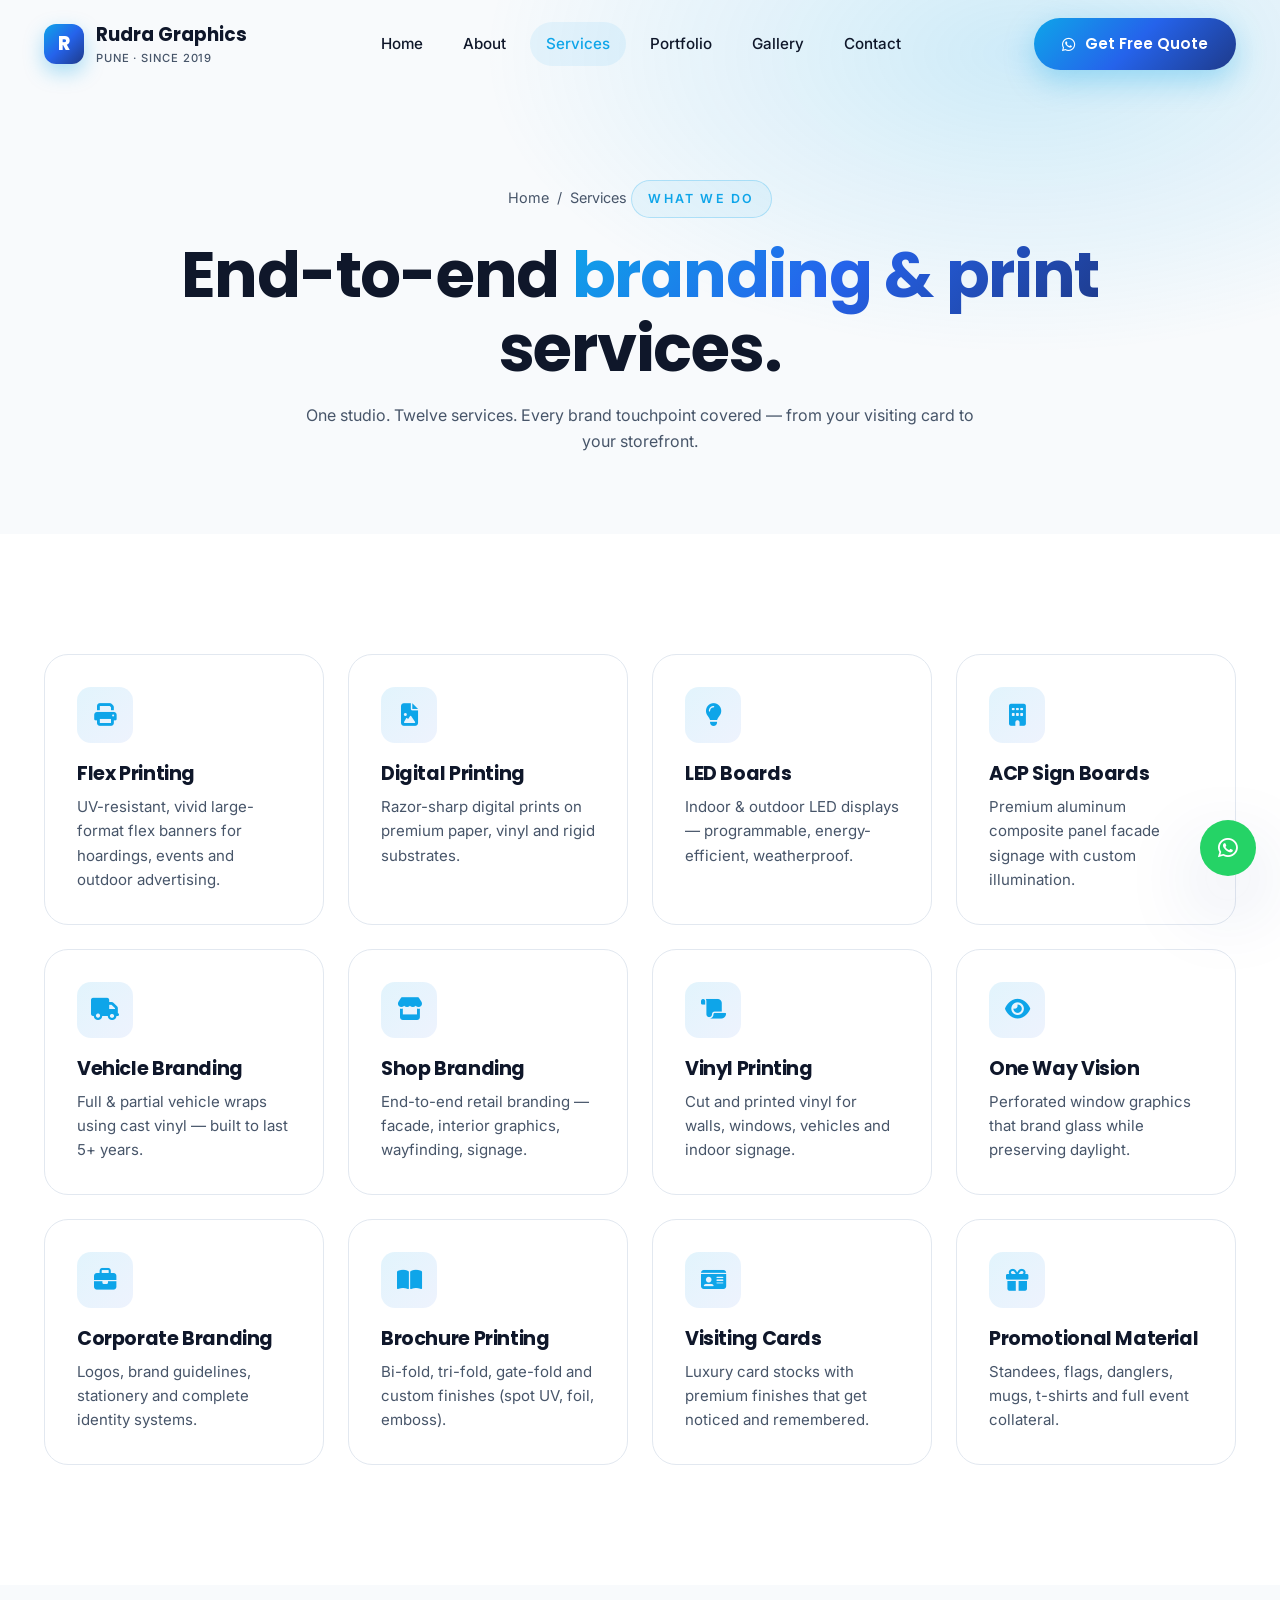
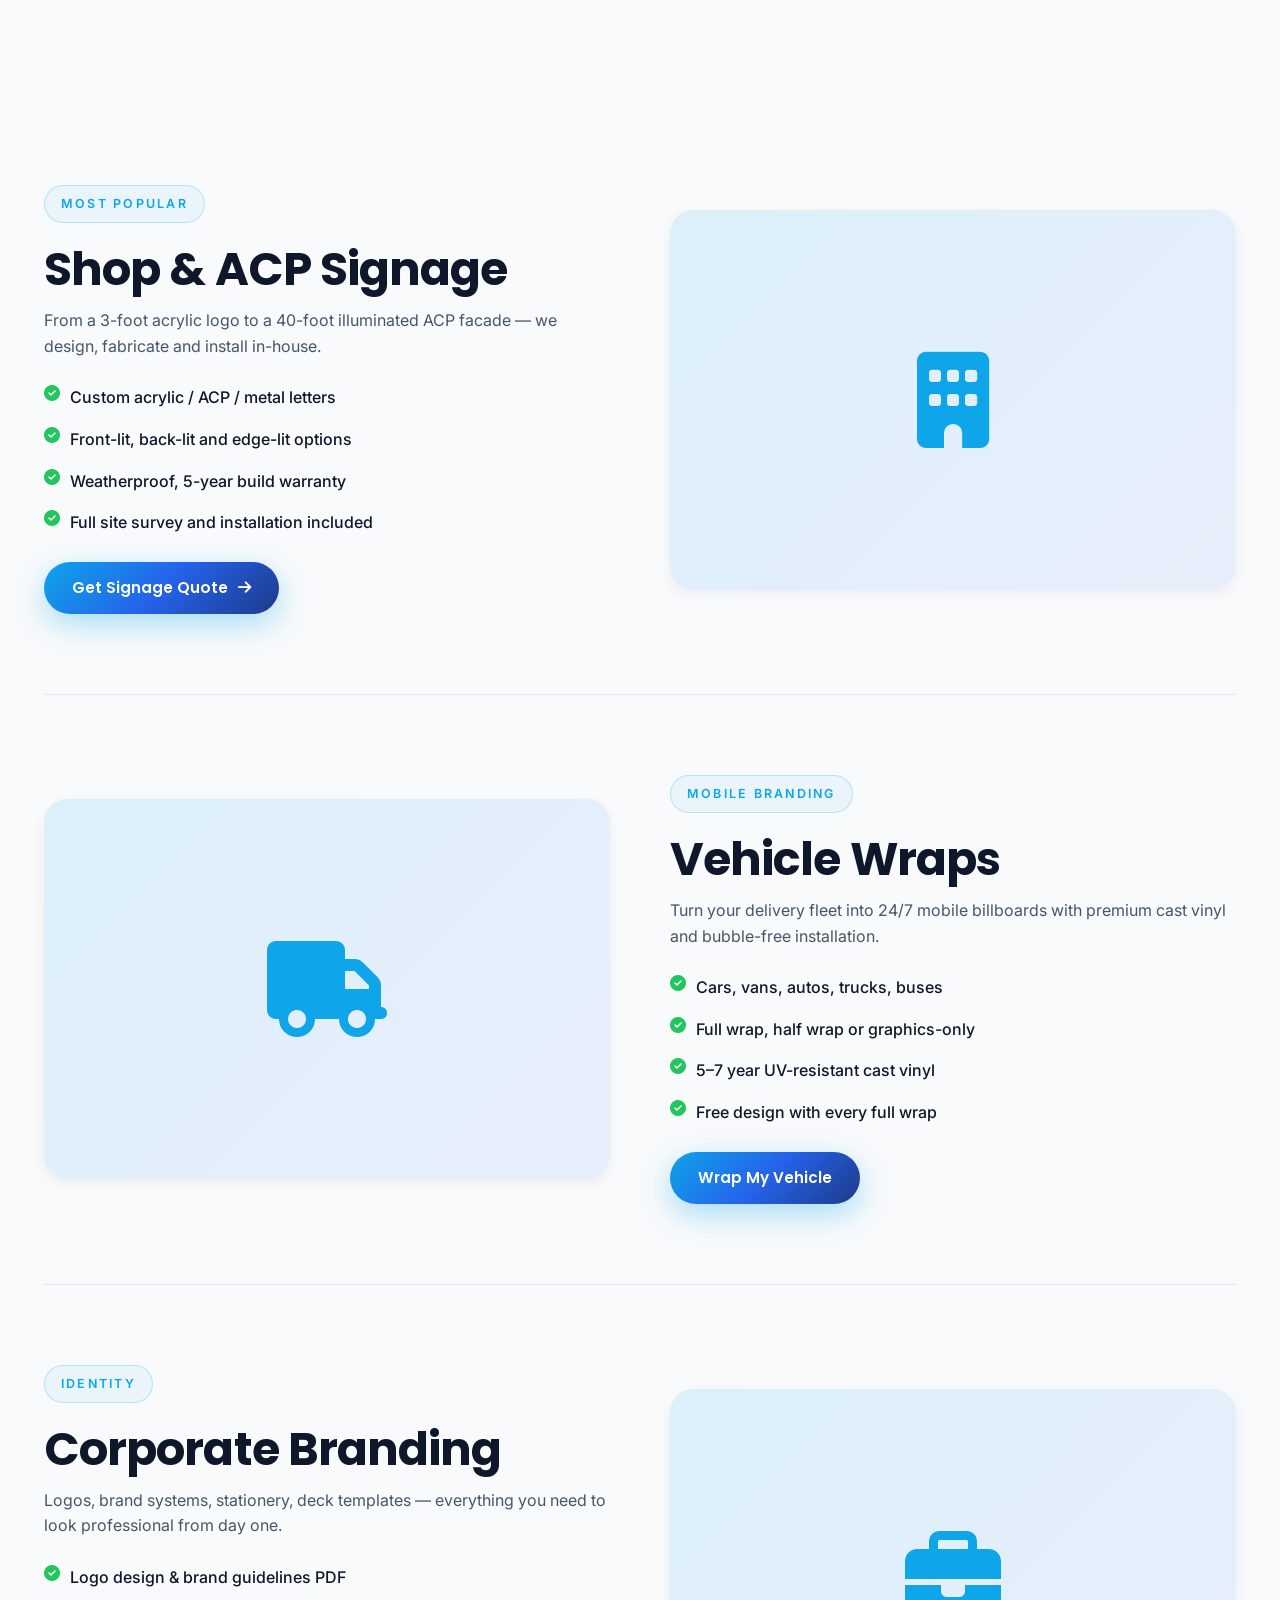
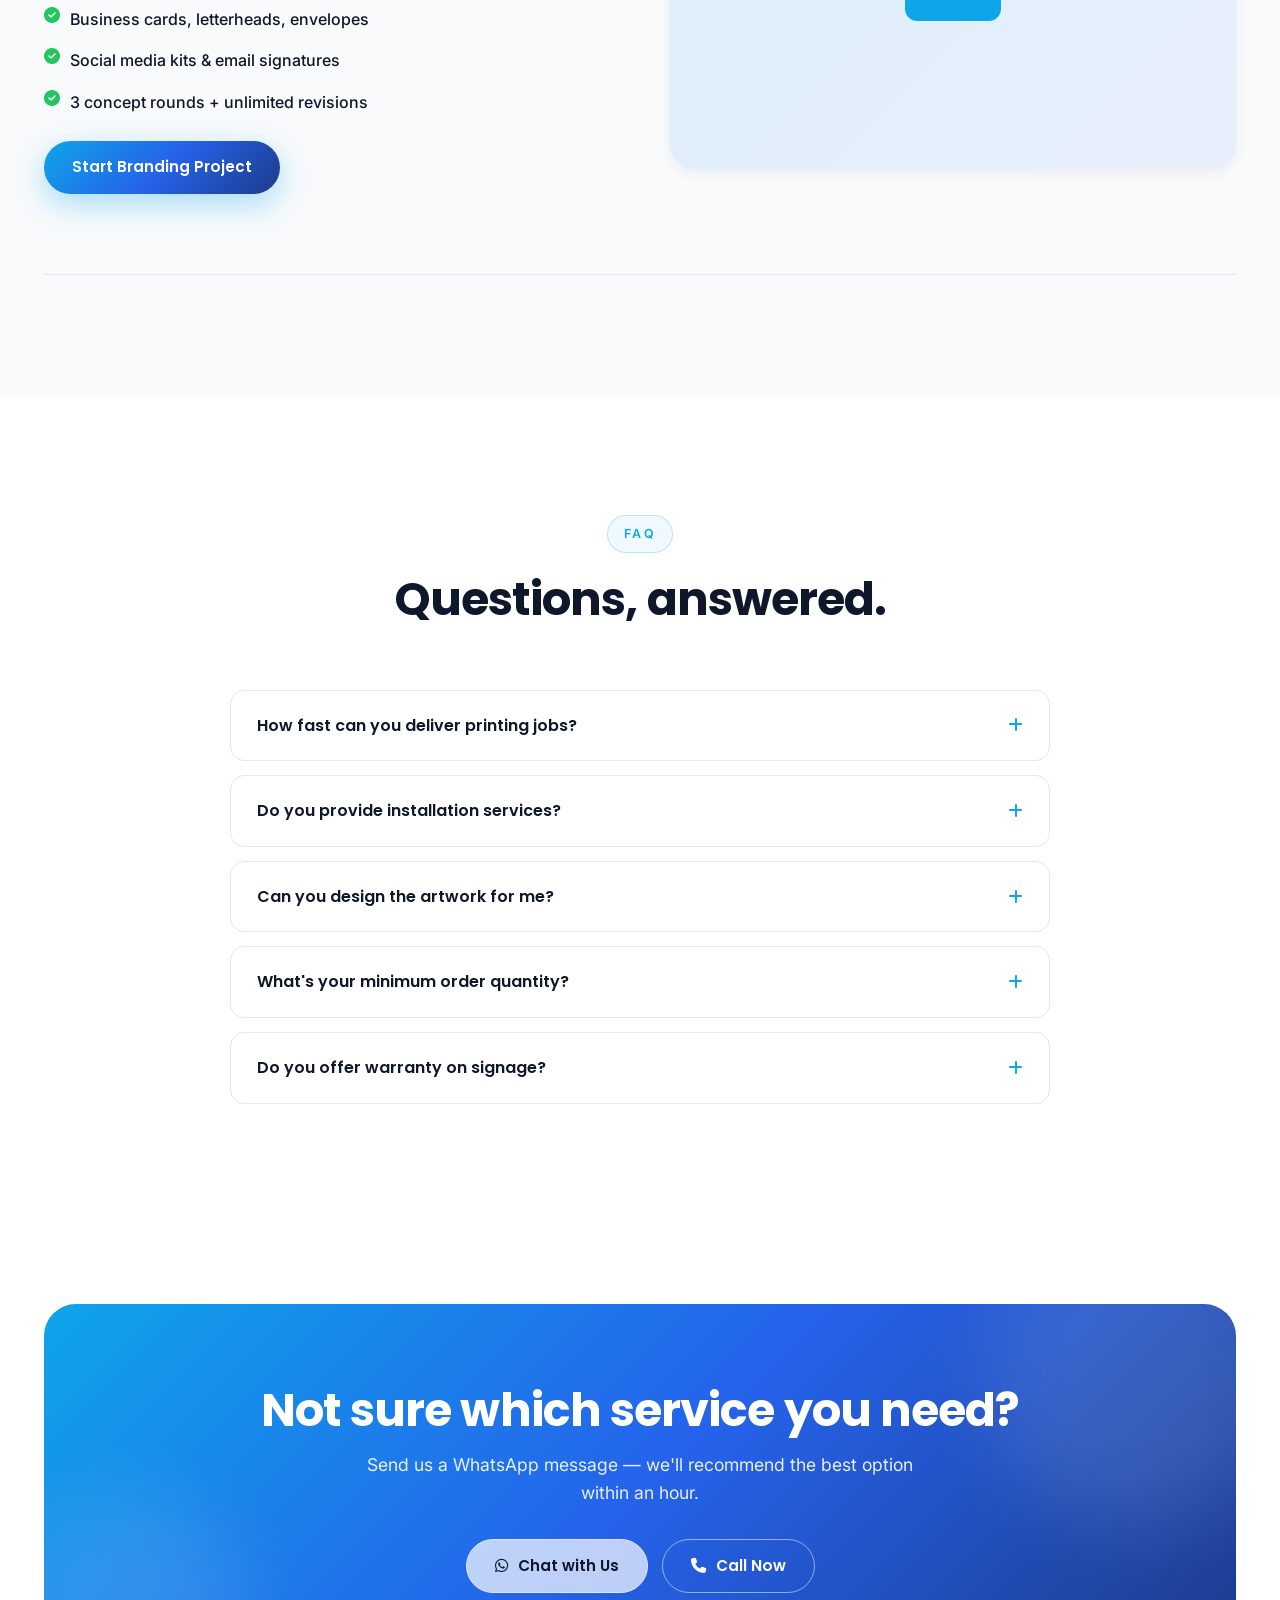
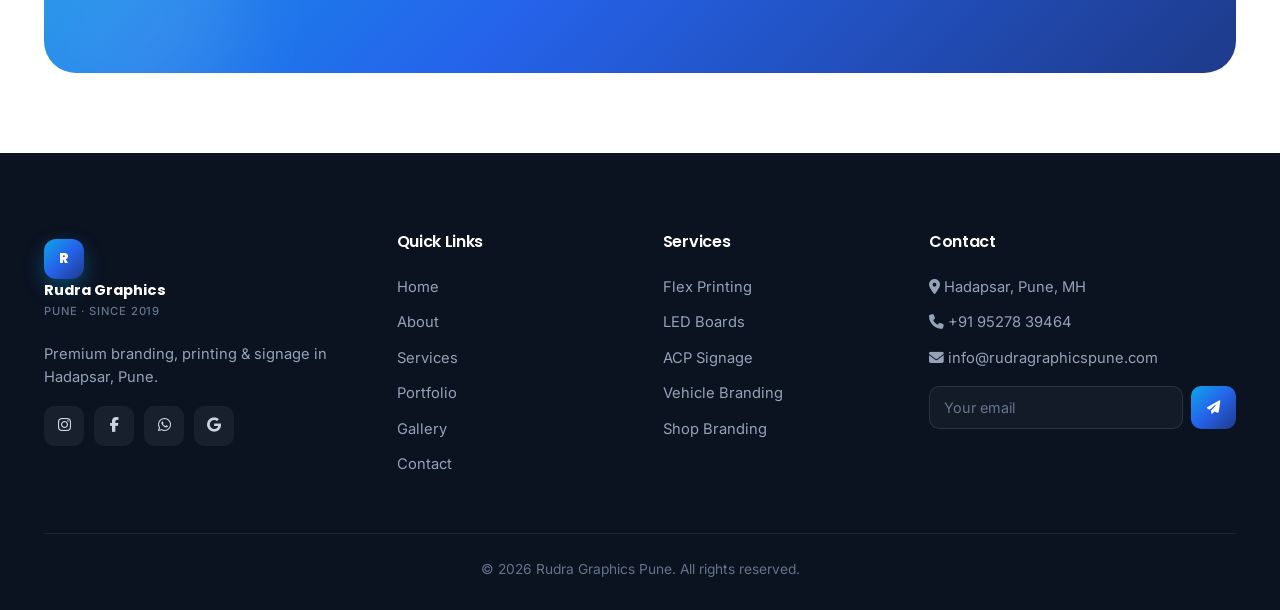
<file: public/site/services.html>
<!doctype html>
<html lang="en">
<head>
<meta charset="UTF-8" /><meta name="viewport" content="width=device-width,initial-scale=1" />
<title>Services — Printing, Signage & Branding in Pune | Rudra Graphics</title>
<meta name="description" content="Flex & digital printing, LED boards, ACP signage, vehicle branding, shop branding, corporate identity and more — by Rudra Graphics Pune." />
<link rel="canonical" href="/site/services.html">
<meta property="og:title" content="Services | Rudra Graphics Pune"><meta property="og:description" content="Full-service branding, printing and signage in Pune.">
<link rel="preconnect" href="https://fonts.googleapis.com"><link rel="preconnect" href="https://fonts.gstatic.com" crossorigin>
<link href="https://fonts.googleapis.com/css2?family=Poppins:wght@500;600;700;800&family=Inter:wght@400;500;600;700&display=swap" rel="stylesheet">
<link rel="stylesheet" href="https://cdnjs.cloudflare.com/ajax/libs/font-awesome/6.5.1/css/all.min.css">
<link rel="stylesheet" href="https://unpkg.com/aos@2.3.4/dist/aos.css">
<link rel="stylesheet" href="assets/css/style.css">
</head>
<body>
<div class="loader"><div class="loader-ring"></div></div>
<header class="nav"><div class="container nav-inner">
  <a href="index.html" class="brand"><span class="brand-mark">R</span><span>Rudra Graphics<small>Pune · Since 2019</small></span></a>
  <nav class="nav-links"><a href="index.html">Home</a><a href="about.html">About</a><a href="services.html" class="active">Services</a><a href="portfolio.html">Portfolio</a><a href="gallery.html">Gallery</a><a href="contact.html">Contact</a></nav>
  <div class="nav-cta"><a class="btn btn-primary" href="https://wa.me/919527839464" target="_blank" rel="noopener"><i class="fa-brands fa-whatsapp"></i> Get Free Quote</a><button class="hamburger"><i class="fa-solid fa-bars"></i></button></div>
</div></header>

<section class="page-hero"><div class="container">
  <div class="breadcrumb"><a href="index.html">Home</a> / <span>Services</span></div>
  <span class="eyebrow">What We Do</span>
  <h1>End-to-end <span class="gradient-text">branding & print</span> services.</h1>
  <p style="max-width:680px;margin:18px auto 0">One studio. Twelve services. Every brand touchpoint covered — from your visiting card to your storefront.</p>
</div></section>

<section class="section"><div class="container">
  <div class="svc-grid">
    <div class="svc-card"><div class="svc-icon"><i class="fa-solid fa-print"></i></div><h3>Flex Printing</h3><p>UV-resistant, vivid large-format flex banners for hoardings, events and outdoor advertising.</p></div>
    <div class="svc-card"><div class="svc-icon"><i class="fa-solid fa-file-image"></i></div><h3>Digital Printing</h3><p>Razor-sharp digital prints on premium paper, vinyl and rigid substrates.</p></div>
    <div class="svc-card"><div class="svc-icon"><i class="fa-solid fa-lightbulb"></i></div><h3>LED Boards</h3><p>Indoor & outdoor LED displays — programmable, energy-efficient, weatherproof.</p></div>
    <div class="svc-card"><div class="svc-icon"><i class="fa-solid fa-building"></i></div><h3>ACP Sign Boards</h3><p>Premium aluminum composite panel facade signage with custom illumination.</p></div>
    <div class="svc-card"><div class="svc-icon"><i class="fa-solid fa-truck"></i></div><h3>Vehicle Branding</h3><p>Full & partial vehicle wraps using cast vinyl — built to last 5+ years.</p></div>
    <div class="svc-card"><div class="svc-icon"><i class="fa-solid fa-store"></i></div><h3>Shop Branding</h3><p>End-to-end retail branding — facade, interior graphics, wayfinding, signage.</p></div>
    <div class="svc-card"><div class="svc-icon"><i class="fa-solid fa-scroll"></i></div><h3>Vinyl Printing</h3><p>Cut and printed vinyl for walls, windows, vehicles and indoor signage.</p></div>
    <div class="svc-card"><div class="svc-icon"><i class="fa-solid fa-eye"></i></div><h3>One Way Vision</h3><p>Perforated window graphics that brand glass while preserving daylight.</p></div>
    <div class="svc-card"><div class="svc-icon"><i class="fa-solid fa-briefcase"></i></div><h3>Corporate Branding</h3><p>Logos, brand guidelines, stationery and complete identity systems.</p></div>
    <div class="svc-card"><div class="svc-icon"><i class="fa-solid fa-book-open"></i></div><h3>Brochure Printing</h3><p>Bi-fold, tri-fold, gate-fold and custom finishes (spot UV, foil, emboss).</p></div>
    <div class="svc-card"><div class="svc-icon"><i class="fa-solid fa-id-card"></i></div><h3>Visiting Cards</h3><p>Luxury card stocks with premium finishes that get noticed and remembered.</p></div>
    <div class="svc-card"><div class="svc-icon"><i class="fa-solid fa-gift"></i></div><h3>Promotional Material</h3><p>Standees, flags, danglers, mugs, t-shirts and full event collateral.</p></div>
  </div>
</div></section>

<section class="section" style="background:var(--bg-soft)"><div class="container">
  <div class="svc-row">
    <div data-aos="fade-right"><span class="eyebrow">Most Popular</span><h2>Shop & ACP Signage</h2><p style="margin-top:12px">From a 3-foot acrylic logo to a 40-foot illuminated ACP facade — we design, fabricate and install in-house.</p>
      <ul><li><i class="fa-solid fa-circle-check"></i> Custom acrylic / ACP / metal letters</li><li><i class="fa-solid fa-circle-check"></i> Front-lit, back-lit and edge-lit options</li><li><i class="fa-solid fa-circle-check"></i> Weatherproof, 5-year build warranty</li><li><i class="fa-solid fa-circle-check"></i> Full site survey and installation included</li></ul>
      <a href="https://wa.me/919527839464" class="btn btn-primary" style="margin-top:18px" target="_blank" rel="noopener">Get Signage Quote <i class="fa-solid fa-arrow-right"></i></a></div>
    <div class="svc-row-art" data-aos="fade-left"><i class="fa-solid fa-building"></i></div>
  </div>
  <div class="svc-row">
    <div data-aos="fade-right"><span class="eyebrow">Mobile Branding</span><h2>Vehicle Wraps</h2><p style="margin-top:12px">Turn your delivery fleet into 24/7 mobile billboards with premium cast vinyl and bubble-free installation.</p>
      <ul><li><i class="fa-solid fa-circle-check"></i> Cars, vans, autos, trucks, buses</li><li><i class="fa-solid fa-circle-check"></i> Full wrap, half wrap or graphics-only</li><li><i class="fa-solid fa-circle-check"></i> 5–7 year UV-resistant cast vinyl</li><li><i class="fa-solid fa-circle-check"></i> Free design with every full wrap</li></ul>
      <a href="https://wa.me/919527839464" class="btn btn-primary" style="margin-top:18px" target="_blank" rel="noopener">Wrap My Vehicle</a></div>
    <div class="svc-row-art" data-aos="fade-left"><i class="fa-solid fa-truck"></i></div>
  </div>
  <div class="svc-row">
    <div data-aos="fade-right"><span class="eyebrow">Identity</span><h2>Corporate Branding</h2><p style="margin-top:12px">Logos, brand systems, stationery, deck templates — everything you need to look professional from day one.</p>
      <ul><li><i class="fa-solid fa-circle-check"></i> Logo design & brand guidelines PDF</li><li><i class="fa-solid fa-circle-check"></i> Business cards, letterheads, envelopes</li><li><i class="fa-solid fa-circle-check"></i> Social media kits & email signatures</li><li><i class="fa-solid fa-circle-check"></i> 3 concept rounds + unlimited revisions</li></ul>
      <a href="https://wa.me/919527839464" class="btn btn-primary" style="margin-top:18px" target="_blank" rel="noopener">Start Branding Project</a></div>
    <div class="svc-row-art" data-aos="fade-left"><i class="fa-solid fa-briefcase"></i></div>
  </div>
</div></section>

<section class="section"><div class="container">
  <div class="section-head"><span class="eyebrow">FAQ</span><h2>Questions, answered.</h2></div>
  <div class="faq">
    <div class="faq-item"><div class="faq-q">How fast can you deliver printing jobs? <i class="fa-solid fa-plus"></i></div><div class="faq-a">Most digital prints and flex banners are ready within 24–48 hours. Signage and vehicle wraps typically take 3–7 working days depending on size and complexity.</div></div>
    <div class="faq-item"><div class="faq-q">Do you provide installation services? <i class="fa-solid fa-plus"></i></div><div class="faq-a">Yes — for signage, LED boards, ACP facades and vehicle wraps, installation is included anywhere in Pune. Outstation installs are quoted separately.</div></div>
    <div class="faq-item"><div class="faq-q">Can you design the artwork for me? <i class="fa-solid fa-plus"></i></div><div class="faq-a">Absolutely. Our in-house design team handles everything from logos and brand kits to large-format artwork.</div></div>
    <div class="faq-item"><div class="faq-q">What's your minimum order quantity? <i class="fa-solid fa-plus"></i></div><div class="faq-a">There's no minimum for most services — we print a single visiting card or a thousand. Bulk pricing kicks in at 250+ units.</div></div>
    <div class="faq-item"><div class="faq-q">Do you offer warranty on signage? <i class="fa-solid fa-plus"></i></div><div class="faq-a">Yes — ACP, LED and acrylic signage carries a 1–5 year build warranty. Cast-vinyl vehicle wraps are warranted for 5 years against fading and lifting.</div></div>
  </div>
</div></section>

<section class="cta-section" data-aos="zoom-in">
  <h2>Not sure which service you need?</h2>
  <p>Send us a WhatsApp message — we'll recommend the best option within an hour.</p>
  <div class="cta-buttons"><a class="btn btn-ghost" href="https://wa.me/919527839464" target="_blank" rel="noopener"><i class="fa-brands fa-whatsapp"></i> Chat with Us</a><a class="btn btn-outline" href="tel:+919527839464"><i class="fa-solid fa-phone"></i> Call Now</a></div>
</section>

<footer><div class="container">
  <div class="foot-grid">
    <div class="foot-brand"><a class="brand" href="index.html"><span class="brand-mark">R</span><span>Rudra Graphics<small>Pune · Since 2019</small></span></a><p style="margin-top:16px">Premium branding, printing & signage in Hadapsar, Pune.</p><div class="social"><a href="#"><i class="fa-brands fa-instagram"></i></a><a href="#"><i class="fa-brands fa-facebook-f"></i></a><a href="https://wa.me/919527839464"><i class="fa-brands fa-whatsapp"></i></a><a href="#"><i class="fa-brands fa-google"></i></a></div></div>
    <div><h5>Quick Links</h5><a href="index.html">Home</a><a href="about.html">About</a><a href="services.html">Services</a><a href="portfolio.html">Portfolio</a><a href="gallery.html">Gallery</a><a href="contact.html">Contact</a></div>
    <div><h5>Services</h5><a href="services.html">Flex Printing</a><a href="services.html">LED Boards</a><a href="services.html">ACP Signage</a><a href="services.html">Vehicle Branding</a><a href="services.html">Shop Branding</a></div>
    <div><h5>Contact</h5><a href="#"><i class="fa-solid fa-location-dot"></i> Hadapsar, Pune, MH</a><a href="tel:+919527839464"><i class="fa-solid fa-phone"></i> +91 95278 39464</a><a href="mailto:info@rudragraphicspune.com"><i class="fa-solid fa-envelope"></i> info@rudragraphicspune.com</a><form id="newsletter" class="newsletter" onsubmit="return false"><input type="email" placeholder="Your email" required><button><i class="fa-solid fa-paper-plane"></i></button></form></div>
  </div>
  <div class="copyright">© <span id="yr"></span> Rudra Graphics Pune. All rights reserved.</div>
</div></footer>
<a class="fab fab-wa" href="https://wa.me/919527839464" target="_blank" rel="noopener"><i class="fa-brands fa-whatsapp"></i></a>
<button class="fab fab-top"><i class="fa-solid fa-arrow-up"></i></button>
<script src="https://unpkg.com/aos@2.3.4/dist/aos.js"></script>
<script>document.getElementById('yr').textContent=new Date().getFullYear()</script>
<script src="assets/js/main.js"></script>
</body></html>
</file>
<file: public/site/assets/css/style.css>
/* =====================================================================
   Rudra Graphics Pune — Premium Agency Stylesheet
   ===================================================================== */
:root{
  --primary:#0EA5E9;
  --secondary:#2563EB;
  --dark:#1E3A8A;
  --text:#0F172A;
  --muted:#475569;
  --bg:#FFFFFF;
  --bg-soft:#F8FAFC;
  --border:#E2E8F0;
  --success:#22C55E;
  --grad:linear-gradient(135deg,#0EA5E9 0%,#2563EB 50%,#1E3A8A 100%);
  --grad-soft:linear-gradient(135deg,rgba(14,165,233,.12),rgba(37,99,235,.08));
  --shadow-sm:0 4px 14px rgba(15,23,42,.06);
  --shadow-md:0 14px 40px rgba(15,23,42,.10);
  --shadow-lg:0 30px 80px rgba(30,58,138,.18);
  --radius:16px;
  --radius-lg:24px;
  --container:1240px;
  --ease:cubic-bezier(.16,1,.3,1);
}
*,*::before,*::after{box-sizing:border-box;margin:0;padding:0}
html{scroll-behavior:smooth;-webkit-text-size-adjust:100%}
body{
  font-family:'Inter',system-ui,-apple-system,sans-serif;
  color:var(--text);background:var(--bg);
  line-height:1.6;font-size:16px;
  -webkit-font-smoothing:antialiased;
  overflow-x:hidden;
}
h1,h2,h3,h4,h5,h6{font-family:'Poppins',sans-serif;font-weight:700;color:var(--text);line-height:1.15;letter-spacing:-.02em}
h1{font-size:clamp(2.4rem,5vw,4.4rem)}
h2{font-size:clamp(2rem,3.6vw,3rem)}
h3{font-size:1.4rem}
p{color:var(--muted)}
a{color:inherit;text-decoration:none;transition:color .25s var(--ease)}
img{max-width:100%;display:block}
ul{list-style:none}

.container{max-width:var(--container);margin:0 auto;padding:0 24px}
.section{padding:120px 0;position:relative}
.section-sm{padding:80px 0}
.eyebrow{display:inline-flex;align-items:center;gap:8px;font-size:.78rem;font-weight:600;letter-spacing:.18em;text-transform:uppercase;color:var(--primary);padding:8px 16px;border:1px solid rgba(14,165,233,.25);border-radius:999px;background:rgba(14,165,233,.06);margin-bottom:20px}
.section-head{text-align:center;max-width:780px;margin:0 auto 64px}
.section-head p{margin-top:14px;font-size:1.08rem}
.gradient-text{background:var(--grad);-webkit-background-clip:text;background-clip:text;color:transparent}

/* ---------- Buttons ---------- */
.btn{display:inline-flex;align-items:center;gap:10px;padding:14px 28px;border-radius:999px;font-weight:600;font-size:.95rem;font-family:'Poppins',sans-serif;cursor:pointer;border:none;transition:all .35s var(--ease);position:relative;overflow:hidden;white-space:nowrap}
.btn-primary{background:var(--grad);color:#fff;box-shadow:0 10px 30px rgba(14,165,233,.35)}
.btn-primary:hover{transform:translateY(-2px);box-shadow:0 16px 40px rgba(14,165,233,.45)}
.btn-ghost{background:rgba(255,255,255,.7);color:var(--text);border:1px solid var(--border);backdrop-filter:blur(10px)}
.btn-ghost:hover{background:#fff;border-color:var(--primary);color:var(--primary)}
.btn-outline{background:transparent;color:#fff;border:1.5px solid rgba(255,255,255,.5)}
.btn-outline:hover{background:#fff;color:var(--dark)}

/* ---------- Navbar ---------- */
.nav{position:fixed;top:0;left:0;right:0;z-index:100;padding:18px 0;transition:all .35s var(--ease);background:transparent}
.nav.scrolled{background:rgba(255,255,255,.78);backdrop-filter:saturate(180%) blur(20px);-webkit-backdrop-filter:saturate(180%) blur(20px);border-bottom:1px solid var(--border);box-shadow:0 4px 30px rgba(15,23,42,.05);padding:12px 0}
.nav-inner{display:flex;align-items:center;justify-content:space-between;gap:24px}
.brand{display:flex;align-items:center;gap:12px;font-family:'Poppins',sans-serif;font-weight:700;font-size:1.15rem;color:var(--text)}
.brand-mark{width:40px;height:40px;border-radius:12px;background:var(--grad);display:grid;place-items:center;color:#fff;font-weight:800;box-shadow:0 8px 20px rgba(14,165,233,.35)}
.brand small{display:block;font-family:'Inter',sans-serif;font-weight:500;color:var(--muted);font-size:.7rem;letter-spacing:.08em;text-transform:uppercase}
.nav-links{display:flex;align-items:center;gap:8px}
.nav-links a{padding:10px 16px;font-size:.95rem;font-weight:500;color:var(--text);border-radius:999px;position:relative}
.nav-links a:hover,.nav-links a.active{color:var(--primary);background:rgba(14,165,233,.08)}
.nav-cta{display:flex;align-items:center;gap:10px}
.hamburger{display:none;background:none;border:none;font-size:1.4rem;color:var(--text);cursor:pointer;padding:8px}

/* ---------- Hero ---------- */
.hero{position:relative;min-height:100vh;display:flex;align-items:center;padding:140px 0 80px;overflow:hidden;background:radial-gradient(1200px 600px at 80% 10%,rgba(14,165,233,.15),transparent 60%),radial-gradient(900px 500px at 10% 90%,rgba(37,99,235,.12),transparent 60%),var(--bg-soft)}
.hero-grid{display:grid;grid-template-columns:1.1fr .9fr;gap:60px;align-items:center}
.hero h1{margin:16px 0 22px}
.hero p.lead{font-size:1.18rem;max-width:560px;margin-bottom:36px}
.hero-cta{display:flex;gap:14px;flex-wrap:wrap;margin-bottom:60px}
.stats{display:grid;grid-template-columns:repeat(4,1fr);gap:24px;max-width:620px}
.stat{display:flex;flex-direction:column}
.stat-num{font-family:'Poppins',sans-serif;font-weight:800;font-size:2rem;background:var(--grad);-webkit-background-clip:text;background-clip:text;color:transparent}
.stat-lbl{font-size:.82rem;color:var(--muted);margin-top:4px}

.hero-visual{position:relative;height:560px}
.hero-visual img{position:absolute;inset:0;width:100%;height:100%;object-fit:cover;border-radius:var(--radius-lg);box-shadow:var(--shadow-lg)}
.float-card{position:absolute;background:rgba(255,255,255,.85);backdrop-filter:blur(20px);-webkit-backdrop-filter:blur(20px);border:1px solid rgba(255,255,255,.6);border-radius:18px;padding:16px 20px;box-shadow:var(--shadow-md);display:flex;align-items:center;gap:12px;animation:float 6s ease-in-out infinite}
.float-card i{width:42px;height:42px;border-radius:12px;background:var(--grad);color:#fff;display:grid;place-items:center;font-size:1rem}
.float-card strong{display:block;font-size:.92rem;color:var(--text)}
.float-card span{font-size:.78rem;color:var(--muted)}
.fc-1{top:-10px;left:-30px;animation-delay:0s}
.fc-2{bottom:60px;right:-20px;animation-delay:1.5s}
.fc-3{top:50%;left:-50px;animation-delay:3s}
@keyframes float{0%,100%{transform:translateY(0)}50%{transform:translateY(-14px)}}

/* ---------- Marquee ---------- */
.marquee{background:#fff;padding:48px 0;border-top:1px solid var(--border);border-bottom:1px solid var(--border)}
.marquee-label{text-align:center;font-size:.78rem;font-weight:600;letter-spacing:.2em;text-transform:uppercase;color:var(--muted);margin-bottom:28px}
.marquee-track{display:flex;gap:80px;align-items:center;animation:scroll 30s linear infinite;width:max-content}
.marquee-track span{font-family:'Poppins',sans-serif;font-weight:700;font-size:1.6rem;color:#94a3b8;white-space:nowrap;letter-spacing:-.02em}
@keyframes scroll{from{transform:translateX(0)}to{transform:translateX(-50%)}}
.marquee-wrap{overflow:hidden;mask-image:linear-gradient(90deg,transparent,#000 10%,#000 90%,transparent)}

/* ---------- Services grid ---------- */
.svc-grid{display:grid;grid-template-columns:repeat(auto-fill,minmax(280px,1fr));gap:24px}
.svc-card{position:relative;background:#fff;border:1px solid var(--border);border-radius:var(--radius-lg);padding:32px;transition:all .4s var(--ease);overflow:hidden}
.svc-card::before{content:"";position:absolute;inset:0;border-radius:var(--radius-lg);padding:1.5px;background:var(--grad);-webkit-mask:linear-gradient(#000 0 0) content-box,linear-gradient(#000 0 0);-webkit-mask-composite:xor;mask-composite:exclude;opacity:0;transition:opacity .4s var(--ease)}
.svc-card:hover{transform:translateY(-8px);box-shadow:var(--shadow-lg);border-color:transparent}
.svc-card:hover::before{opacity:1}
.svc-icon{width:56px;height:56px;border-radius:14px;background:var(--grad-soft);color:var(--primary);display:grid;place-items:center;font-size:1.4rem;margin-bottom:20px;transition:all .4s var(--ease)}
.svc-card:hover .svc-icon{background:var(--grad);color:#fff;transform:scale(1.05)}
.svc-card h3{margin-bottom:10px;font-size:1.2rem}
.svc-card p{font-size:.94rem}

/* ---------- Why ---------- */
.why-grid{display:grid;grid-template-columns:repeat(auto-fill,minmax(240px,1fr));gap:20px}
.why-card{background:var(--bg-soft);border:1px solid var(--border);border-radius:var(--radius);padding:28px;transition:all .35s var(--ease)}
.why-card:hover{background:#fff;box-shadow:var(--shadow-md);transform:translateY(-4px)}
.why-card i{color:var(--primary);font-size:1.5rem;margin-bottom:14px}
.why-card h4{font-family:'Poppins',sans-serif;font-weight:600;font-size:1.05rem;margin-bottom:6px}
.why-card p{font-size:.9rem}

/* ---------- About preview ---------- */
.about-grid{display:grid;grid-template-columns:1fr 1fr;gap:60px;align-items:center}
.about-img{position:relative;border-radius:var(--radius-lg);overflow:hidden;box-shadow:var(--shadow-lg)}
.about-img img{width:100%;height:520px;object-fit:cover}
.about-badge{position:absolute;bottom:24px;left:24px;background:rgba(255,255,255,.92);backdrop-filter:blur(20px);padding:18px 24px;border-radius:14px;box-shadow:var(--shadow-md)}
.about-badge strong{font-family:'Poppins',sans-serif;font-size:1.8rem;background:var(--grad);-webkit-background-clip:text;background-clip:text;color:transparent;display:block}
.about-badge span{font-size:.84rem;color:var(--muted)}
.about-list{margin:24px 0 32px}
.about-list li{display:flex;align-items:flex-start;gap:12px;padding:10px 0;color:var(--text);font-weight:500}
.about-list i{color:var(--success);margin-top:4px}

/* ---------- Portfolio ---------- */
.pf-grid{display:grid;grid-template-columns:repeat(3,1fr);gap:24px}
.pf-item{position:relative;border-radius:var(--radius-lg);overflow:hidden;aspect-ratio:4/3;cursor:pointer;box-shadow:var(--shadow-sm)}
.pf-item img{width:100%;height:100%;object-fit:cover;transition:transform .8s var(--ease)}
.pf-item:hover img{transform:scale(1.08)}
.pf-item::after{content:"";position:absolute;inset:0;background:linear-gradient(to top,rgba(15,23,42,.85),transparent 60%);opacity:.6;transition:opacity .4s var(--ease)}
.pf-item:hover::after{opacity:.95}
.pf-meta{position:absolute;left:24px;right:24px;bottom:24px;z-index:2;color:#fff;transform:translateY(8px);opacity:.9;transition:all .4s var(--ease)}
.pf-item:hover .pf-meta{transform:translateY(0);opacity:1}
.pf-meta .cat{display:inline-block;font-size:.72rem;letter-spacing:.16em;text-transform:uppercase;background:rgba(255,255,255,.18);backdrop-filter:blur(10px);padding:6px 12px;border-radius:999px;margin-bottom:8px}
.pf-meta h4{color:#fff;font-size:1.2rem}
.pf-filters{display:flex;flex-wrap:wrap;gap:10px;justify-content:center;margin-bottom:40px}
.pf-filter{padding:10px 20px;border-radius:999px;background:#fff;border:1px solid var(--border);font-weight:500;font-size:.9rem;cursor:pointer;transition:all .3s var(--ease);color:var(--text);font-family:inherit}
.pf-filter:hover,.pf-filter.active{background:var(--grad);color:#fff;border-color:transparent}

/* ---------- Process timeline ---------- */
.process{position:relative;display:grid;grid-template-columns:repeat(5,1fr);gap:24px}
.process::before{content:"";position:absolute;top:40px;left:5%;right:5%;height:2px;background:linear-gradient(90deg,var(--primary),var(--dark));opacity:.3}
.step{text-align:center;position:relative;z-index:2}
.step-num{width:80px;height:80px;border-radius:50%;background:#fff;border:2px solid var(--border);display:grid;place-items:center;margin:0 auto 20px;font-family:'Poppins',sans-serif;font-weight:800;font-size:1.6rem;color:var(--primary);transition:all .4s var(--ease);box-shadow:var(--shadow-sm)}
.step:hover .step-num{background:var(--grad);color:#fff;border-color:transparent;transform:scale(1.08);box-shadow:0 14px 30px rgba(14,165,233,.4)}
.step h4{font-family:'Poppins',sans-serif;font-size:1.05rem;margin-bottom:6px}
.step p{font-size:.88rem}

/* ---------- Testimonials ---------- */
.testi-card{background:rgba(255,255,255,.7);backdrop-filter:blur(20px);border:1px solid var(--border);border-radius:var(--radius-lg);padding:36px;height:100%}
.testi-stars{color:#f59e0b;margin-bottom:18px;letter-spacing:2px}
.testi-text{color:var(--text);font-size:1.05rem;font-weight:500;line-height:1.7;margin-bottom:24px}
.testi-author{display:flex;align-items:center;gap:14px}
.testi-avatar{width:52px;height:52px;border-radius:50%;background:var(--grad);color:#fff;display:grid;place-items:center;font-family:'Poppins',sans-serif;font-weight:700;font-size:1.15rem}
.testi-author strong{display:block;font-family:'Poppins',sans-serif;font-size:.98rem}
.testi-author span{font-size:.85rem;color:var(--muted)}
.swiper{padding:20px 4px 60px!important}
.swiper-pagination-bullet-active{background:var(--primary)!important}

/* ---------- Reviews counters ---------- */
.reviews{background:linear-gradient(135deg,#0EA5E9 0%,#1E3A8A 100%);color:#fff;position:relative;overflow:hidden}
.reviews::before,.reviews::after{content:"";position:absolute;border-radius:50%;background:rgba(255,255,255,.08);filter:blur(60px)}
.reviews::before{width:400px;height:400px;top:-100px;left:-100px}
.reviews::after{width:500px;height:500px;bottom:-150px;right:-100px}
.reviews .container{position:relative;z-index:2}
.review-grid{display:grid;grid-template-columns:repeat(4,1fr);gap:30px;text-align:center}
.review-grid h3{color:#fff;font-size:3.4rem;font-weight:800;margin-bottom:6px}
.review-grid p{color:rgba(255,255,255,.85);font-size:.95rem}

/* ---------- CTA section ---------- */
.cta-section{position:relative;background:var(--grad);color:#fff;border-radius:32px;padding:80px 60px;text-align:center;overflow:hidden;margin:80px auto;max-width:calc(var(--container) - 48px)}
.cta-section::before,.cta-section::after{content:"";position:absolute;border-radius:50%;background:rgba(255,255,255,.1);filter:blur(40px)}
.cta-section::before{width:300px;height:300px;top:-80px;right:-50px;animation:float 8s ease-in-out infinite}
.cta-section::after{width:240px;height:240px;bottom:-60px;left:-40px;animation:float 10s ease-in-out infinite reverse}
.cta-section h2{color:#fff;position:relative}
.cta-section p{color:rgba(255,255,255,.9);font-size:1.1rem;margin:14px auto 32px;max-width:560px;position:relative}
.cta-buttons{display:flex;justify-content:center;gap:14px;flex-wrap:wrap;position:relative}

/* ---------- Contact ---------- */
.contact-grid{display:grid;grid-template-columns:1fr 1.1fr;gap:60px}
.contact-info{display:grid;gap:20px;align-content:start}
.contact-card{display:flex;gap:18px;padding:24px;background:#fff;border:1px solid var(--border);border-radius:var(--radius);transition:all .3s var(--ease)}
.contact-card:hover{box-shadow:var(--shadow-md);transform:translateY(-3px);border-color:transparent}
.contact-card i{width:48px;height:48px;border-radius:12px;background:var(--grad-soft);color:var(--primary);display:grid;place-items:center;font-size:1.1rem;flex-shrink:0}
.contact-card h4{font-family:'Poppins',sans-serif;font-size:1rem;margin-bottom:4px}
.contact-card p,.contact-card a{color:var(--muted);font-size:.95rem}
.contact-card a:hover{color:var(--primary)}
.form{background:#fff;border:1px solid var(--border);border-radius:var(--radius-lg);padding:36px;box-shadow:var(--shadow-sm)}
.field{margin-bottom:18px}
.field label{display:block;font-size:.85rem;font-weight:600;color:var(--text);margin-bottom:6px;font-family:'Poppins',sans-serif}
.field input,.field select,.field textarea{width:100%;padding:14px 16px;border:1.5px solid var(--border);border-radius:12px;font-family:inherit;font-size:.95rem;color:var(--text);background:var(--bg-soft);transition:all .25s var(--ease)}
.field input:focus,.field select:focus,.field textarea:focus{outline:none;border-color:var(--primary);background:#fff;box-shadow:0 0 0 4px rgba(14,165,233,.12)}
.field textarea{min-height:130px;resize:vertical}
.map-embed{border-radius:var(--radius-lg);overflow:hidden;border:1px solid var(--border);box-shadow:var(--shadow-sm)}
.map-embed iframe{width:100%;height:420px;display:block;border:0}

/* ---------- Footer ---------- */
footer{background:#0B1220;color:#cbd5e1;padding:80px 0 30px;margin-top:80px}
.foot-grid{display:grid;grid-template-columns:1.4fr 1fr 1fr 1.2fr;gap:50px;margin-bottom:50px}
.foot-grid h5{color:#fff;font-family:'Poppins',sans-serif;font-weight:600;font-size:1rem;margin-bottom:18px}
.foot-grid a{color:#94a3b8;font-size:.92rem;display:block;padding:6px 0}
.foot-grid a:hover{color:var(--primary)}
.foot-brand .brand{color:#fff;margin-bottom:16px}
.foot-brand .brand small{color:#64748b}
.foot-brand p{color:#94a3b8;font-size:.92rem;margin-bottom:16px}
.social{display:flex;gap:10px}
.social a{width:40px;height:40px;border-radius:10px;background:rgba(255,255,255,.06);display:grid;place-items:center;color:#cbd5e1;padding:0;transition:all .3s var(--ease)}
.social a:hover{background:var(--grad);color:#fff;transform:translateY(-3px)}
.newsletter{display:flex;gap:8px;margin-top:10px}
.newsletter input{flex:1;padding:12px 14px;border-radius:10px;border:1px solid rgba(255,255,255,.1);background:rgba(255,255,255,.04);color:#fff;font-family:inherit;font-size:.9rem}
.newsletter input::placeholder{color:#64748b}
.newsletter button{padding:0 16px;border-radius:10px;background:var(--grad);color:#fff;border:none;cursor:pointer;font-weight:600}
.copyright{border-top:1px solid rgba(255,255,255,.08);padding-top:24px;text-align:center;font-size:.86rem;color:#64748b}
.copyright a{color:#cbd5e1}

/* ---------- Floating WhatsApp + back-to-top ---------- */
.fab{position:fixed;right:24px;width:56px;height:56px;border-radius:50%;display:grid;place-items:center;color:#fff;font-size:1.4rem;box-shadow:var(--shadow-lg);z-index:90;transition:all .3s var(--ease);border:none;cursor:pointer}
.fab-wa{bottom:24px;background:#25D366;animation:pulse 2.4s ease-in-out infinite}
.fab-wa:hover{transform:scale(1.1)}
@keyframes pulse{0%,100%{box-shadow:0 0 0 0 rgba(37,211,102,.5)}50%{box-shadow:0 0 0 18px rgba(37,211,102,0)}}
.fab-top{bottom:92px;background:var(--grad);opacity:0;pointer-events:none;transform:translateY(20px)}
.fab-top.show{opacity:1;pointer-events:auto;transform:translateY(0)}

/* ---------- Page loader ---------- */
.loader{position:fixed;inset:0;background:#fff;z-index:9999;display:grid;place-items:center;transition:opacity .5s ease,visibility .5s ease}
.loader.hidden{opacity:0;visibility:hidden}
.loader-ring{width:60px;height:60px;border:3px solid rgba(14,165,233,.15);border-top-color:var(--primary);border-radius:50%;animation:spin .9s linear infinite}
@keyframes spin{to{transform:rotate(360deg)}}

/* ---------- Page hero (inner pages) ---------- */
.page-hero{padding:180px 0 80px;background:radial-gradient(900px 500px at 80% 10%,rgba(14,165,233,.18),transparent 60%),var(--bg-soft);text-align:center}
.page-hero h1{margin-bottom:14px}
.breadcrumb{display:inline-flex;gap:8px;font-size:.9rem;color:var(--muted);margin-bottom:18px}
.breadcrumb a:hover{color:var(--primary)}

/* ---------- Gallery masonry ---------- */
.masonry{column-count:3;column-gap:20px}
.masonry img{width:100%;margin-bottom:20px;border-radius:var(--radius);break-inside:avoid;cursor:pointer;transition:all .4s var(--ease);box-shadow:var(--shadow-sm)}
.masonry img:hover{transform:translateY(-4px) scale(1.01);box-shadow:var(--shadow-md)}

/* ---------- Lightbox ---------- */
.lightbox{position:fixed;inset:0;background:rgba(15,23,42,.95);z-index:200;display:none;align-items:center;justify-content:center;padding:40px;cursor:zoom-out}
.lightbox.open{display:flex}
.lightbox img{max-width:90vw;max-height:90vh;border-radius:12px}
.lightbox-close{position:absolute;top:24px;right:24px;width:44px;height:44px;border-radius:50%;background:rgba(255,255,255,.1);color:#fff;border:none;font-size:1.4rem;cursor:pointer;display:grid;place-items:center}

/* ---------- Service detail rows ---------- */
.svc-row{display:grid;grid-template-columns:1fr 1fr;gap:60px;align-items:center;padding:80px 0;border-bottom:1px solid var(--border)}
.svc-row:nth-child(even){direction:rtl}
.svc-row:nth-child(even)>*{direction:ltr}
.svc-row-art{height:380px;border-radius:var(--radius-lg);background:var(--grad-soft);display:grid;place-items:center;font-size:6rem;color:var(--primary);box-shadow:var(--shadow-sm)}
.svc-row ul{margin-top:18px}
.svc-row ul li{display:flex;gap:10px;padding:8px 0;color:var(--text);font-weight:500}
.svc-row ul li i{color:var(--success)}

/* ---------- Team / values cards ---------- */
.value-grid{display:grid;grid-template-columns:repeat(auto-fill,minmax(260px,1fr));gap:24px}
.value-card{background:#fff;border:1px solid var(--border);border-radius:var(--radius-lg);padding:32px;text-align:center;transition:all .4s var(--ease)}
.value-card:hover{transform:translateY(-6px);box-shadow:var(--shadow-md);border-color:transparent}
.value-card i{font-size:2rem;background:var(--grad);-webkit-background-clip:text;background-clip:text;color:transparent;margin-bottom:14px;display:inline-block}
.value-card h4{font-family:'Poppins',sans-serif;font-size:1.1rem;margin-bottom:8px}

/* ---------- FAQ ---------- */
.faq{max-width:820px;margin:0 auto;display:grid;gap:14px}
.faq-item{background:#fff;border:1px solid var(--border);border-radius:14px;overflow:hidden;transition:box-shadow .3s var(--ease)}
.faq-item.open{box-shadow:var(--shadow-md)}
.faq-q{padding:22px 26px;display:flex;justify-content:space-between;align-items:center;cursor:pointer;font-family:'Poppins',sans-serif;font-weight:600;color:var(--text)}
.faq-q i{transition:transform .3s var(--ease);color:var(--primary)}
.faq-item.open .faq-q i{transform:rotate(45deg)}
.faq-a{max-height:0;overflow:hidden;transition:max-height .4s var(--ease),padding .3s var(--ease);padding:0 26px;color:var(--muted)}
.faq-item.open .faq-a{max-height:300px;padding:0 26px 22px}

/* ---------- Responsive ---------- */
@media (max-width:1024px){
  .hero-grid,.about-grid,.contact-grid{grid-template-columns:1fr;gap:50px}
  .hero-visual{height:420px}
  .pf-grid{grid-template-columns:repeat(2,1fr)}
  .process{grid-template-columns:repeat(2,1fr)}
  .process::before{display:none}
  .review-grid{grid-template-columns:repeat(2,1fr);gap:40px}
  .foot-grid{grid-template-columns:1fr 1fr;gap:40px}
  .svc-row,.svc-row:nth-child(even){grid-template-columns:1fr;direction:ltr;padding:50px 0}
  .masonry{column-count:2}
}
@media (max-width:640px){
  .section{padding:80px 0}
  .nav-links{position:fixed;top:70px;left:16px;right:16px;flex-direction:column;background:rgba(255,255,255,.96);backdrop-filter:blur(20px);border-radius:18px;padding:18px;gap:4px;box-shadow:var(--shadow-lg);transform:translateY(-20px) scale(.96);opacity:0;pointer-events:none;transition:all .3s var(--ease);align-items:stretch}
  .nav-links.open{transform:translateY(0) scale(1);opacity:1;pointer-events:auto}
  .nav-links a{padding:14px 16px;text-align:left}
  .nav-cta .btn{display:none}
  .hamburger{display:block}
  .stats{grid-template-columns:repeat(2,1fr);gap:18px}
  .pf-grid{grid-template-columns:1fr}
  .review-grid{grid-template-columns:1fr}
  .foot-grid{grid-template-columns:1fr}
  .cta-section{padding:60px 24px;border-radius:24px}
  .masonry{column-count:1}
  .fc-3{display:none}
}

/* AOS-like first paint guard (in case AOS CDN blocked) */
[data-aos]{opacity:1!important;transform:none!important}
</file>
